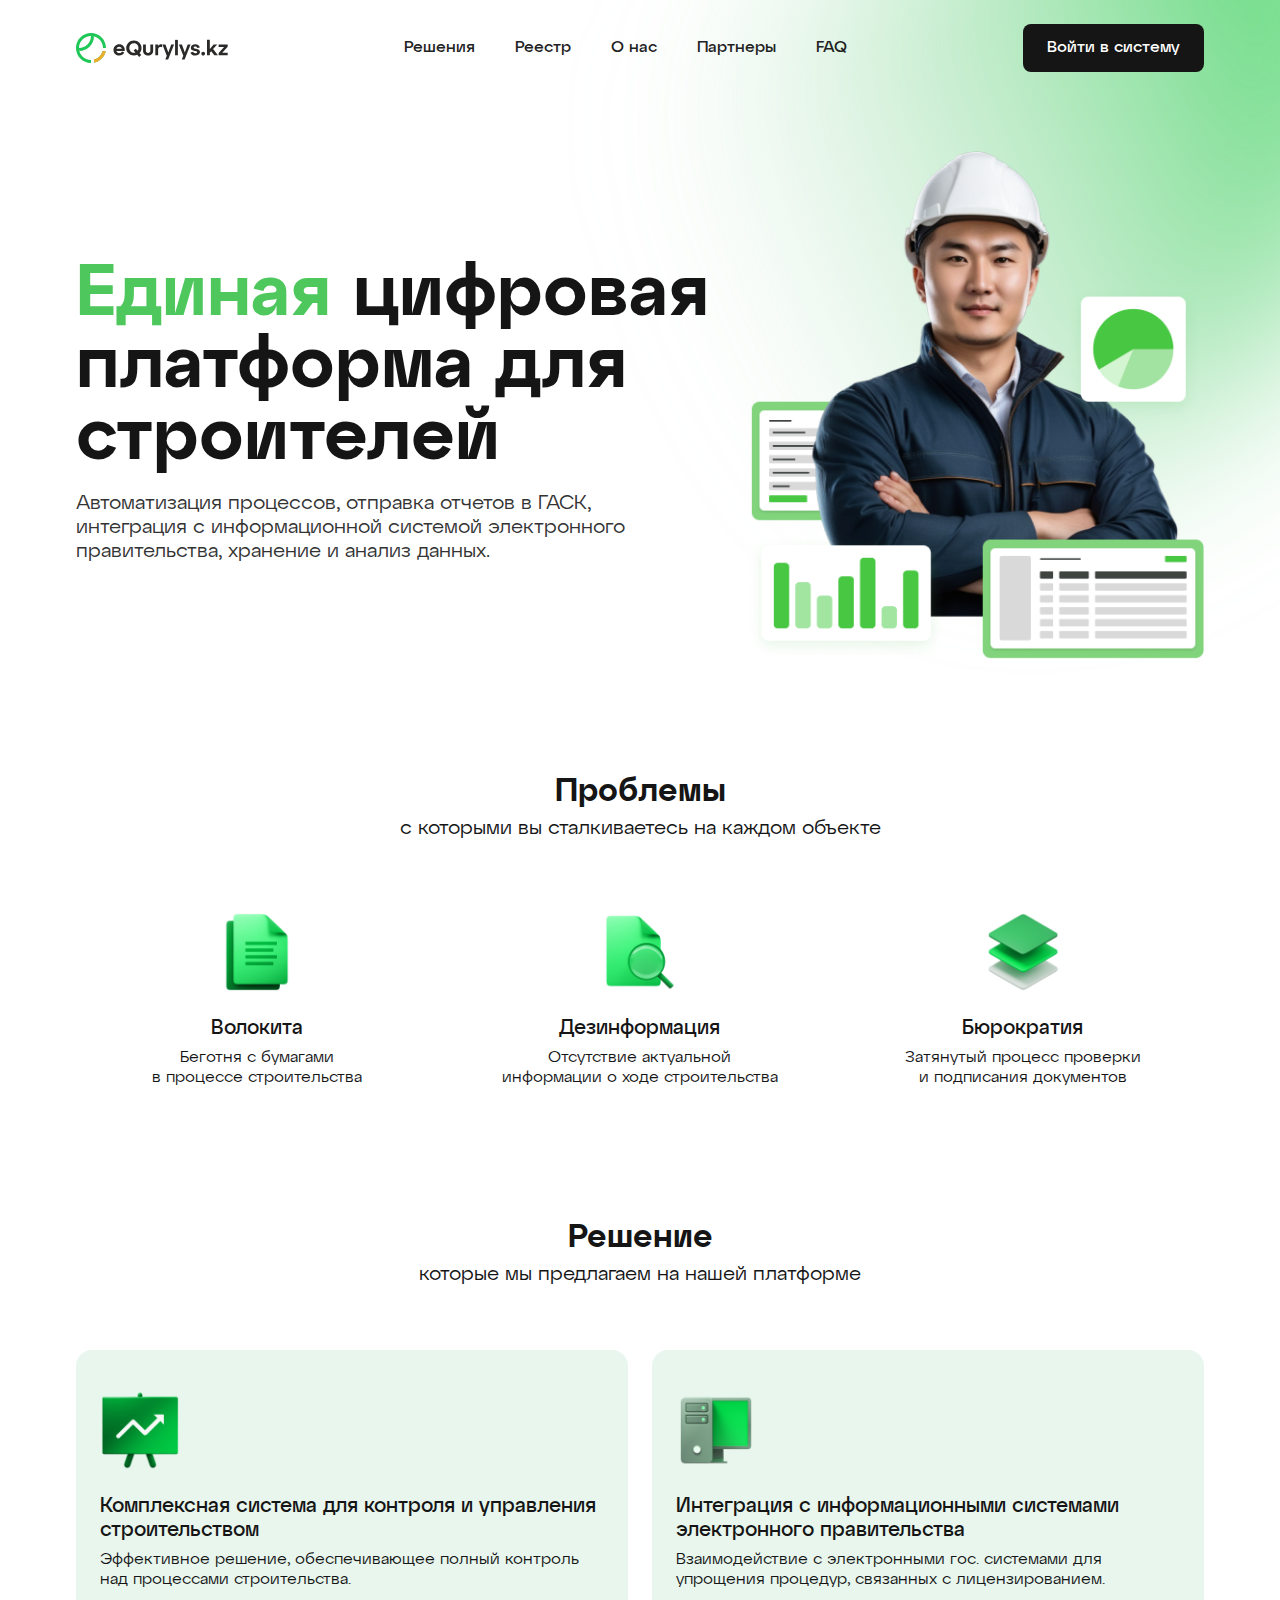
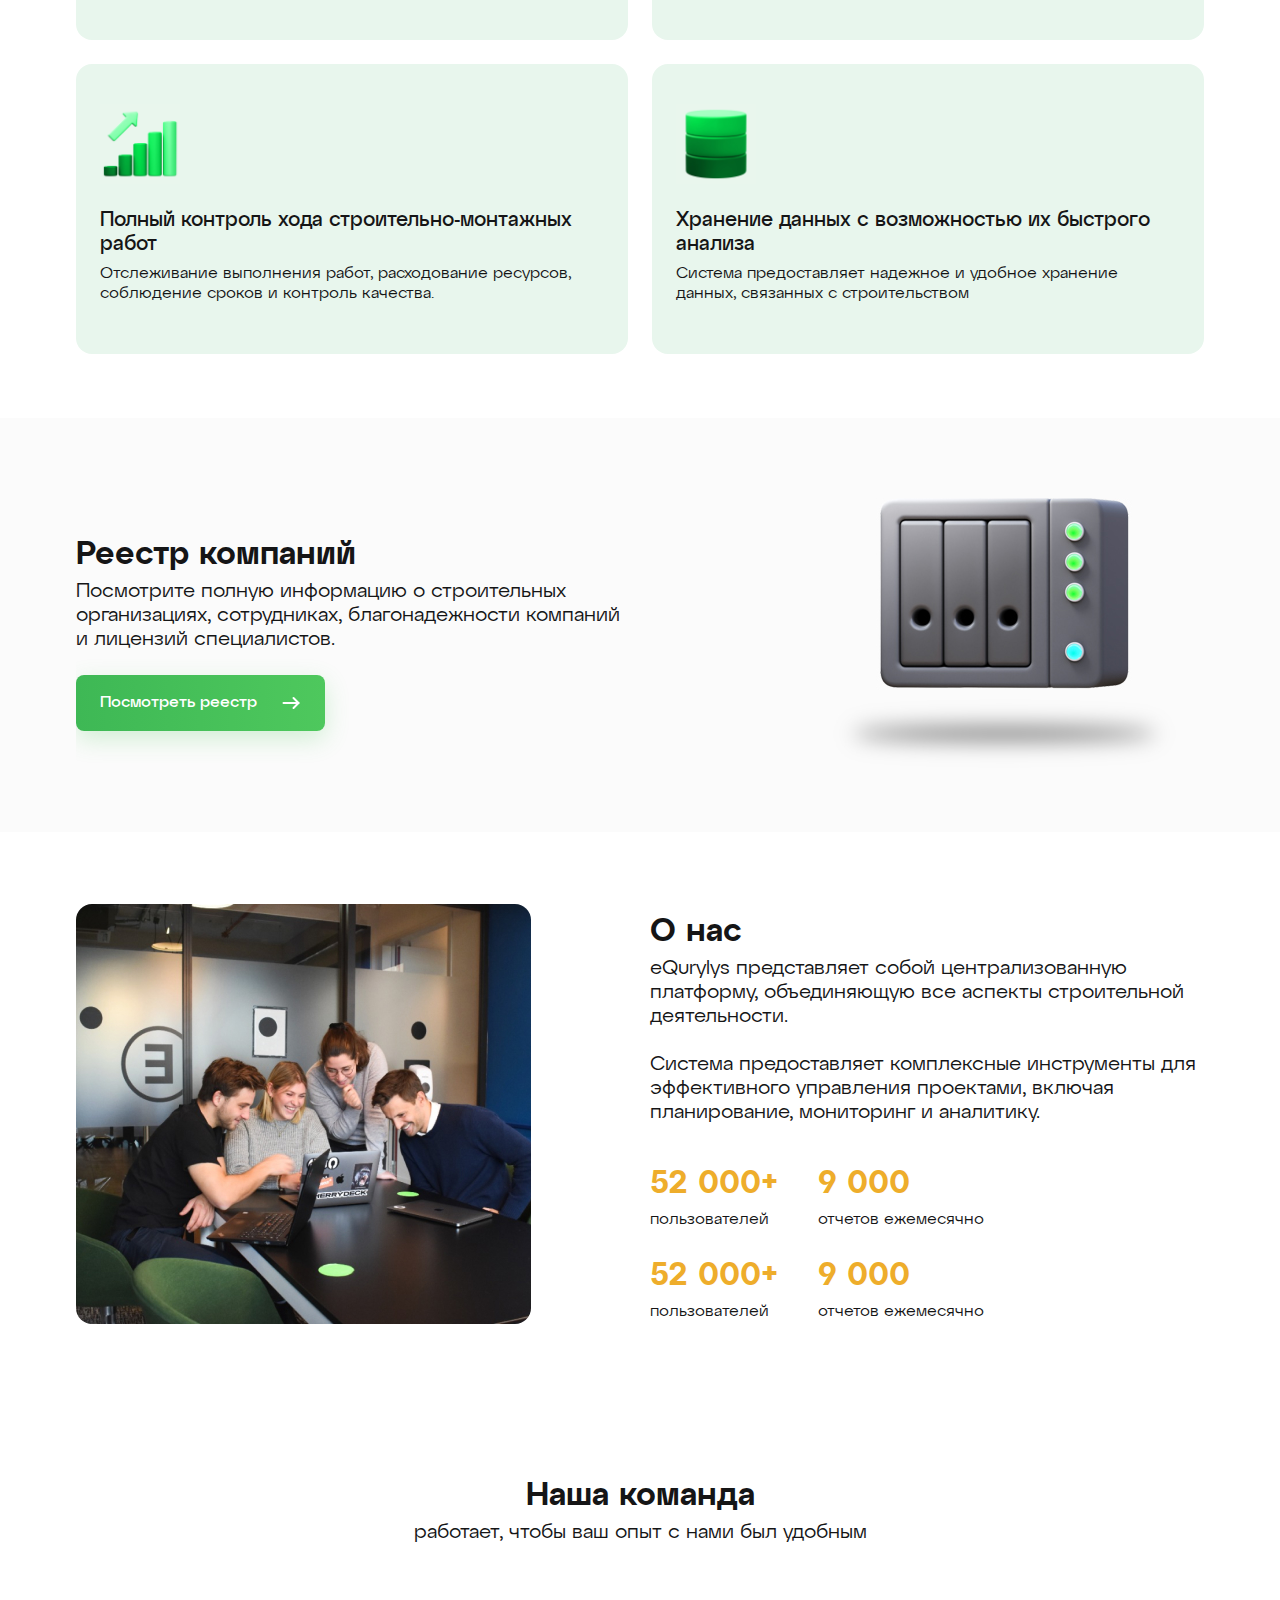
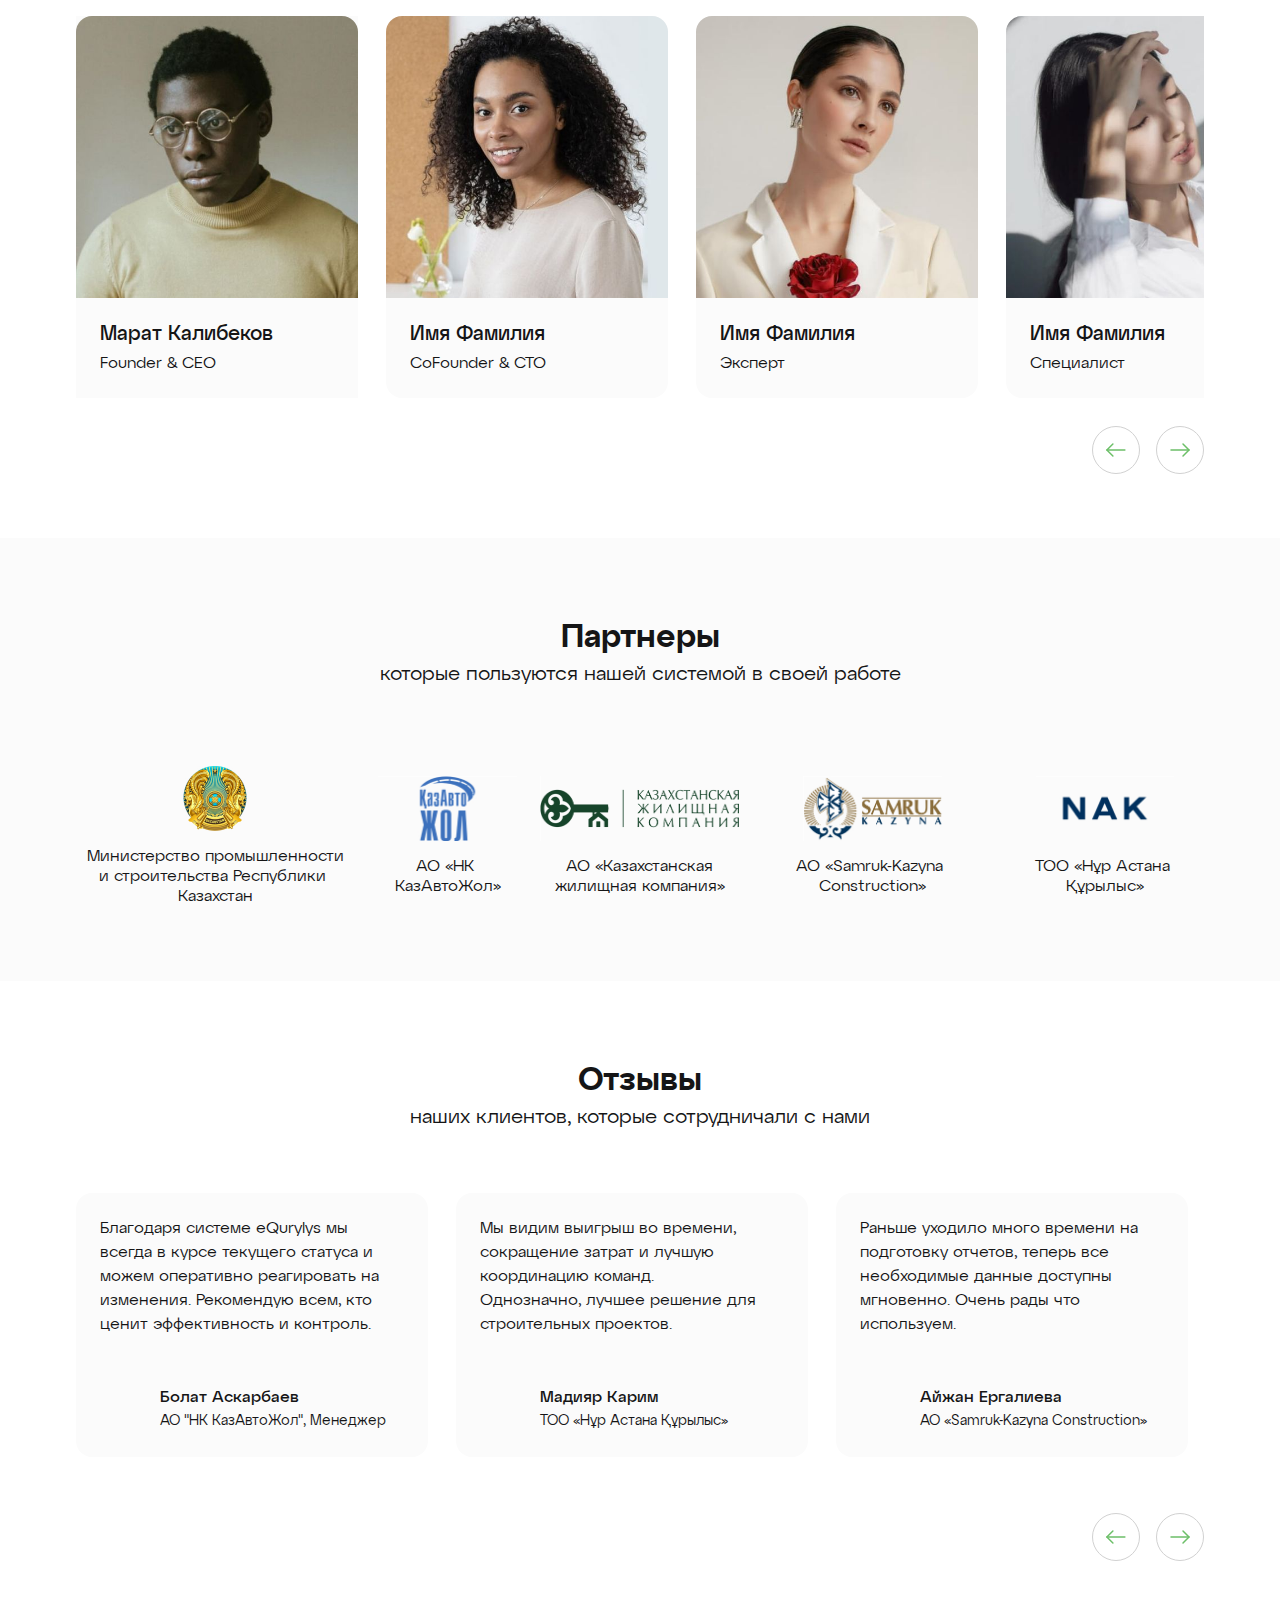
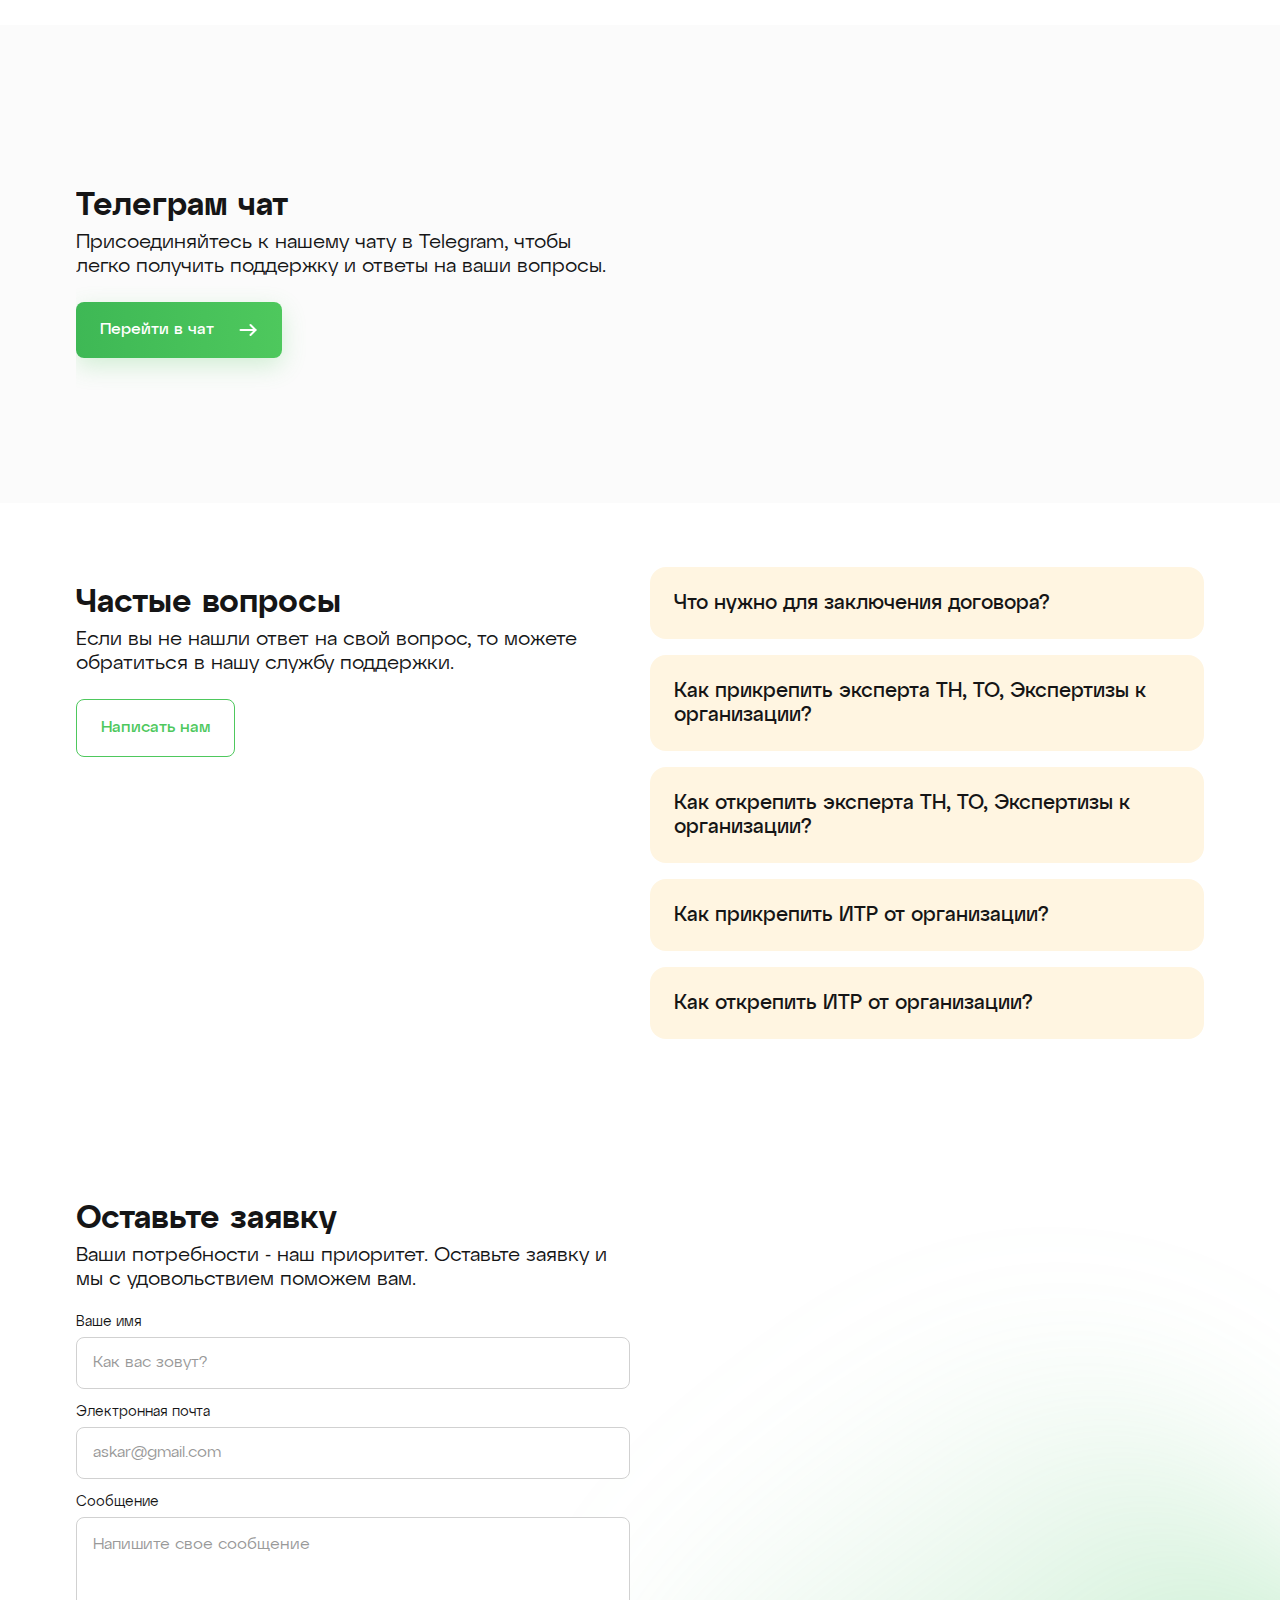
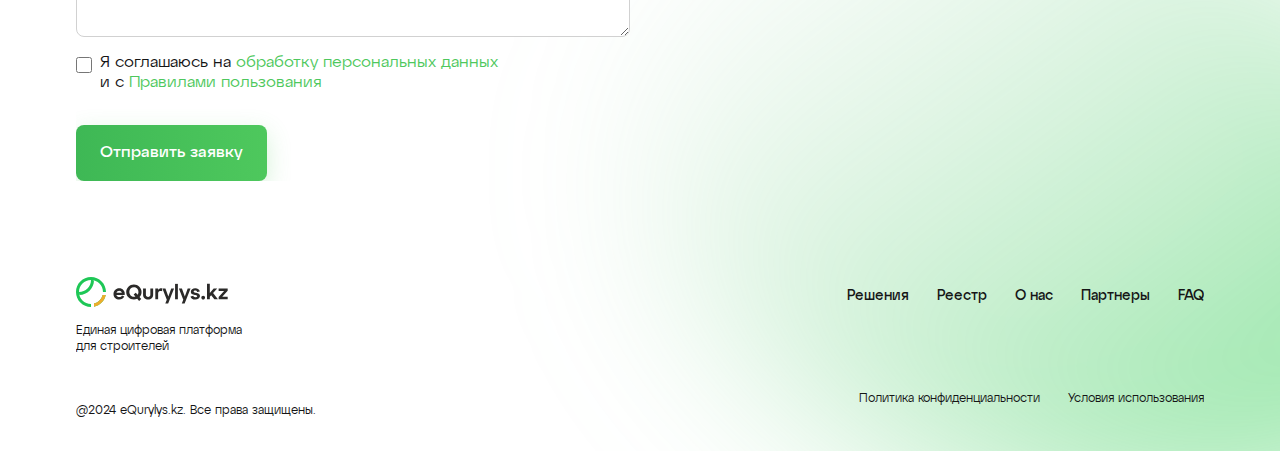
<file: index.html>
<!DOCTYPE html><!--  Last Published: Wed Jan 10 2024 07:49:44 GMT+0000 (Coordinated Universal Time)  -->
<html data-wf-page="658d33d5aa58e775731f1b40" data-wf-site="658d33d5aa58e775731f1b3a">
<head>
  <meta charset="utf-8">
  <title>eQurylys - Единая цифровая платформа для строителей</title>
  <meta content="Автоматизация процессов, отправка отчетов в ГАСК, интеграция с информационной системой электронного правительства, хранение и анализ данных." name="description">
  <meta content="eQurylys - Единая цифровая платформа для строителей" property="og:title">
  <meta content="Автоматизация процессов, отправка отчетов в ГАСК, интеграция с информационной системой электронного правительства, хранение и анализ данных." property="og:description">
  <meta content="https://equrylys.kz/img-opengraph.jpg" property="og:image">
  <meta content="eQurylys - Единая цифровая платформа для строителей" property="twitter:title">
  <meta content="Автоматизация процессов, отправка отчетов в ГАСК, интеграция с информационной системой электронного правительства, хранение и анализ данных." property="twitter:description">
  <meta content="https://equrylys.kz/img-opengraph.jpg" property="twitter:image">
  <meta property="og:type" content="website">
  <meta content="summary_large_image" name="twitter:card">
  <meta content="width=device-width, initial-scale=1" name="viewport">
  <link href="css/normalize.css" rel="stylesheet" type="text/css">
  <link href="css/components.css" rel="stylesheet" type="text/css">
  <link href="css/equrylys.css" rel="stylesheet" type="text/css">
  <script type="text/javascript">!function(o,c){var n=c.documentElement,t=" w-mod-";n.className+=t+"js",("ontouchstart"in o||o.DocumentTouch&&c instanceof DocumentTouch)&&(n.className+=t+"touch")}(window,document);</script>
  <link href="images/favicon.ico" rel="shortcut icon" type="image/x-icon">
  <link href="images/webclip.png" rel="apple-touch-icon">
</head>
<body class="body">
  <div style="opacity:0" class="popup">
    <div class="popup-bg w-clearfix">
      <a data-w-id="569d10f6-2174-8cca-d4a4-5efb745edd47" href="#" class="popup-close w-inline-block w-clearfix"><img src="images/ic-close.svg" loading="lazy" alt="Close Icon" class="image-2"></a>
      <h3 class="headingpopup">Напишите в службу поддержки</h3>
      <p class="paragraph">Мы здесь, чтобы помочь вам решить любые вопросы или проблемы.</p>
      <div class="form inpopup w-form">
        <form id="wf-form-Support-Form" name="wf-form-Support-Form" data-name="Support Form" redirect="#" data-redirect="#" method="get" data-wf-page-id="658d33d5aa58e775731f1b40" data-wf-element-id="1b4c1319-adfc-5b20-e548-edf71ee7fa34"><label for="name" class="field-label">Ваше имя</label><input class="field w-input" maxlength="256" name="name" data-name="Name" placeholder="Как вас зовут?" type="text" id="name" required=""><label for="email" class="field-label">Электронная почта</label><input class="field w-input" maxlength="256" name="email" data-name="Email" placeholder="askar@gmail.com" type="email" id="email" required=""><label for="TextArea" class="field-label">Cообщение</label><textarea id="TextArea" name="TextArea" maxlength="5000" data-name="TextArea" placeholder="Напишите свой вопрос" required="" class="field textarea w-input"></textarea><label class="w-checkbox checkbox-field"><input id="AgreePopup" type="checkbox" name="AgreePopup" data-name="AgreePopup" required="" class="w-checkbox-input checkbox"><span class="checkbox-label w-form-label" for="AgreePopup">Я соглашаюсь на <a href="#" class="link-2">обработку персональных данных</a><br>и с <a href="#" class="link-3">Правилами пользования</a></span></label><input type="submit" data-wait="Отправляем..." class="buttongreen wide w-button" value="Отправить заявку"></form>
        <div class="formsuccess w-form-done"><img src="images/img-success3d.jpg" loading="lazy" alt="Icon of Success">
          <h3 class="heading-4">Ваша заявка успешно отправлена</h3>
          <div class="paragraph">Проверьте свою почту, туда мы отправили подтверждение</div>
        </div>
        <div class="w-form-fail">
          <div>Oops! Something went wrong while submitting the form.</div>
        </div>
      </div>
    </div>
  </div>
  <header class="block header">
    <div class="w-layout-blockcontainer container header w-container">
      <a href="#" class="link-block w-inline-block"><img src="images/eq_logo_main.svg" loading="lazy" alt="Logotype of eQurylys.kz company" class="logo"></a>
      <div data-animation="default" data-collapse="small" data-duration="400" data-easing="ease" data-easing2="ease" role="banner" class="menu w-nav">
        <div class="container-menu w-container">
          <nav role="navigation" class="nav-menu w-nav-menu">
            <a href="#solutions" class="menubutton w-nav-link">Решения</a>
            <a href="#reestr" class="menubutton w-nav-link">Реестр</a>
            <a href="#about" class="menubutton w-nav-link">О нас</a>
            <a href="#partners" class="menubutton w-nav-link">Партнеры</a>
            <a href="#faq" class="menubutton w-nav-link">FAQ</a>
            <a href="#" class="menubutton signin w-nav-link">Войти в систему</a>
          </nav>
          <nav class="menu-button-2 w-nav-button">
            <div class="iconburger w-icon-nav-menu"></div>
          </nav>
        </div>
      </div>
      <a href="#" class="btn-black w-button">Войти в систему</a>
    </div>
  </header>
  <section class="block utp">
    <div class="w-layout-blockcontainer container w-container">
      <div class="columnsutp w-row">
        <div class="leftcolumn w-col w-col-7 w-col-stack">
          <h1 class="heading"><span class="text-span">Единая</span> цифровая платформа для строителей</h1>
          <p class="subutp">Автоматизация процессов, отправка отчетов в ГАСК, интеграция с информационной системой электронного правительства, хранение и анализ данных.</p>
        </div>
        <div class="rightcolumn w-col w-col-5 w-col-stack"><img src="images/img-main.png" loading="lazy" alt="An engineer man with white helmet" class="image"></div>
      </div>
      <div class="navdot-style w-embed">
        <style>
/* Change color of the default dot by replacing the hex code*/
.w-slider-dot {
background-color: #D1D1D1;
width: 8px;
height: 8px;
}
/* Change color of the active dot by replacing the hex code*/
.w-slider-dot.w-active {
background-color: #48C742;
width: 8px;
height: 8px;
}
</style>
      </div>
    </div>
  </section>
  <section class="block problems">
    <div class="w-layout-blockcontainer container w-container">
      <h2 class="blocktitlecta">Проблемы</h2>
      <div class="text-block-cta">с которыми вы сталкиваетесь на каждом объекте</div>
      <div class="columnsproblems w-row">
        <div id="column-1" class="column-1 w-col w-col-4"><img src="images/img-problem1.jpg" loading="lazy" width="80" alt="Icon of green files">
          <h3 class="heading-4">Волокита</h3>
          <p class="paragraph">Беготня с бумагами<br>в процессе строительства</p>
        </div>
        <div id="column-2" class="column-2 w-col w-col-4"><img src="images/img-problem2.jpg" loading="lazy" width="80" height="80" alt="Icon of file and search">
          <h3 class="heading-4">Дезинформация</h3>
          <p class="paragraph">Отсутствие актуальной<br>информации о ходе строительства</p>
        </div>
        <div id="column-3" class="column-3 w-col w-col-4"><img src="images/img-problem3.jpg" loading="lazy" width="80" alt="Icon of Layers">
          <h3 class="heading-4">Бюрократия</h3>
          <p class="paragraph">Затянутый процесс проверки<br>и подписания документов</p>
        </div>
      </div>
    </div>
  </section>
  <section id="solutions" class="block solutions">
    <div class="w-layout-blockcontainer container w-container">
      <h2 class="blocktitlecta">Решение</h2>
      <div class="text-block-cta">которые мы предлагаем на нашей платформе</div>
      <div class="w-layout-grid gridsolutions">
        <div id="w-node-_73834944-94b9-5dd4-f0de-ca93e3d3553a-731f1b40" class="w-layout-blockcontainer gridcell w-container"><img src="images/img-solution1.jpg" loading="lazy" width="80" alt="Icon of whiteboard with graph arrow">
          <h3 class="heading-4">Комплексная система для контроля и управления строительством</h3>
          <p class="paragraph">Эффективное решение, обеспечивающее полный контроль над процессами строительства.</p>
        </div>
        <div id="w-node-_96c30ff8-f3b8-d06f-1e8e-d5eddf177603-731f1b40" class="w-layout-blockcontainer gridcell w-container"><img src="images/img-solution2.jpg" loading="lazy" width="80" alt="Icon of Computer">
          <h3 class="heading-4">Интеграция с информационными системами электронного правительства</h3>
          <p class="paragraph">Взаимодействие с электронными гос. системами для упрощения процедур, связанных с лицензированием.</p>
        </div>
        <div id="w-node-_9244da66-dcaf-99bb-6410-172cedf49b8a-731f1b40" class="w-layout-blockcontainer gridcell w-container"><img src="images/img-solution3.jpg" loading="lazy" width="80" alt="Icon of progress ladder">
          <h3 class="heading-4">Полный контроль хода строительно-монтажных работ</h3>
          <p class="paragraph">Отслеживание выполнения работ, расходование ресурсов, соблюдение сроков и контроль качества.</p>
        </div>
        <div id="w-node-_7331ea8e-dd4b-e923-ee7c-54c5e6b0359a-731f1b40" class="w-layout-blockcontainer gridcell w-container"><img src="images/img-solution4.jpg" loading="lazy" width="80" alt="Icon of Database">
          <h3 class="heading-4">Хранение данных с возможностью их быстрого анализа</h3>
          <p class="paragraph">Система предоставляет надежное и удобное хранение данных, связанных с строительством</p>
        </div>
      </div>
    </div>
  </section>
  <section id="reestr" class="block database">
    <div class="w-layout-blockcontainer container w-container">
      <div class="columnstwo w-row">
        <div class="clmn-left w-col w-col-6">
          <h2 class="blocktitlecta leftalign">Реестр компаний</h2>
          <div class="text-block-cta leftalign">Посмотрите полную информацию о строительных организациях, сотрудниках, благонадежности компаний и лицензий специалистов.</div>
          <a href="#" class="buttongreen w-inline-block">
            <div class="text-link">Посмотреть реестр</div><img src="images/ic-arrow-right.svg" loading="lazy" alt="Arrow Right Icon" class="icon">
          </a>
        </div>
        <div class="clmn-right w-col w-col-6"><img src="images/img-database.jpg" loading="lazy" alt="Image of Company Database"></div>
      </div>
    </div>
  </section>
  <section id="about" class="block about">
    <div class="w-layout-blockcontainer container w-container">
      <div class="columnstwo about w-row">
        <div class="clmn-left w-col w-col-6"><img src="images/img-team.jpg" loading="lazy" alt="Image of team at conference hall" class="image team"></div>
        <div class="clmn-right w-col w-col-6">
          <h2 class="blocktitlecta leftalign">О нас</h2>
          <div class="text-block-cta leftalign">eQurylys представляет собой централизованную платформу, объединяющую все аспекты строительной деятельности.<br><br>Система предоставляет комплексные инструменты для эффективного управления проектами, включая планирование, мониторинг и аналитику.</div>
          <div class="w-layout-hflex flex">
            <div class="div">
              <h2 class="heading-5">52 000+</h2>
              <p class="paragraph">пользователей</p>
            </div>
            <div class="div">
              <h2 class="heading-6">9 000</h2>
              <p class="paragraph">отчетов ежемесячно</p>
            </div>
          </div>
          <div class="w-layout-hflex flex">
            <div class="div">
              <h2 class="heading-5">52 000+</h2>
              <p class="paragraph">пользователей</p>
            </div>
            <div class="div">
              <h2 class="heading-6">9 000</h2>
              <p class="paragraph">отчетов ежемесячно</p>
            </div>
          </div>
        </div>
      </div>
    </div>
  </section>
  <section class="block team">
    <div class="w-layout-blockcontainer container w-container">
      <h2 class="blocktitlecta">Наша команда</h2>
      <div class="text-block-cta">работает, чтобы ваш опыт с нами был удобным</div>
      <div data-delay="4000" data-animation="slide" class="teamslider w-slider" data-autoplay="false" data-easing="ease" data-hide-arrows="false" data-disable-swipe="false" data-autoplay-limit="0" data-nav-spacing="8" data-duration="500" data-infinite="true">
        <div class="teamall w-slider-mask">
          <div class="teammember w-slide">
            <div class="member">
              <div class="team-imageholder"><img srcset="images/Team-Image-2-p-500.jpeg 500w, images/Team-Image-2.jpg 560w" loading="lazy" sizes="(max-width: 479px) 75vw, (max-width: 767px) 70vw, (max-width: 991px) 48vw, 25vw" src="images/Team-Image-2.jpg" alt="Portrait of a man" class="teamimg"></div>
              <div class="heading-4 team">Марат Калибеков</div>
              <div class="paragraph team">Founder &amp; CEO</div>
            </div>
          </div>
          <div class="teammember w-slide">
            <div class="member">
              <div class="team-imageholder"><img srcset="images/Team-Image-3-p-500.jpeg 500w, images/Team-Image-3.jpg 560w" loading="lazy" sizes="(max-width: 479px) 75vw, (max-width: 767px) 70vw, (max-width: 991px) 48vw, 25vw" src="images/Team-Image-3.jpg" alt="Portrait of a woman" class="teamimg"></div>
              <div class="heading-4 team">Имя Фамилия</div>
              <div class="paragraph team">CoFounder &amp; CTO</div>
            </div>
          </div>
          <div class="teammember w-slide">
            <div class="member">
              <div class="team-imageholder"><img srcset="images/Team-Image-1-p-500.jpeg 500w, images/Team-Image-1.jpg 560w" loading="lazy" sizes="(max-width: 479px) 75vw, (max-width: 767px) 70vw, (max-width: 991px) 48vw, 25vw" src="images/Team-Image-1.jpg" alt="Portrait of a woman" class="teamimg"></div>
              <div class="heading-4 team">Имя Фамилия</div>
              <div class="paragraph team">Эксперт</div>
            </div>
          </div>
          <div class="teammember w-slide">
            <div class="member">
              <div class="team-imageholder"><img srcset="images/Team-Image-5-p-500.jpeg 500w, images/Team-Image-5.jpg 560w" loading="lazy" sizes="(max-width: 479px) 75vw, (max-width: 767px) 70vw, (max-width: 991px) 48vw, 25vw" src="images/Team-Image-5.jpg" alt="Portrait of a woman" class="teamimg"></div>
              <div class="heading-4 team">Имя Фамилия</div>
              <div class="paragraph team">Специалист</div>
            </div>
          </div>
          <div class="teammember w-slide">
            <div class="member">
              <div class="team-imageholder"><img srcset="images/Team-Image-6-p-500.jpeg 500w, images/Team-Image-6.jpg 560w" loading="lazy" sizes="(max-width: 479px) 75vw, (max-width: 767px) 70vw, (max-width: 991px) 48vw, 25vw" src="images/Team-Image-6.jpg" alt="Portrait of a woman" class="teamimg"></div>
              <div class="heading-4 team">Имя Фамилия</div>
              <div class="paragraph team">Специалист</div>
            </div>
          </div>
          <div class="teammember w-slide">
            <div class="member">
              <div class="team-imageholder"><img srcset="images/Team-Image-4-p-500.jpeg 500w, images/Team-Image-4.jpg 560w" loading="lazy" sizes="(max-width: 479px) 75vw, (max-width: 767px) 70vw, (max-width: 991px) 48vw, 25vw" src="images/Team-Image-4.jpg" alt="Portrait of a woman" class="teamimg"></div>
              <div class="heading-4 team">Имя Фамилия</div>
              <div class="paragraph team">Специалист</div>
            </div>
          </div>
        </div>
        <div class="arrow left w-slider-arrow-left"><img src="images/ic-arrowleft.svg" loading="lazy" alt="Icon of Arrow Left"></div>
        <div class="arrow w-slider-arrow-right"><img src="images/ic-arrowright.svg" loading="lazy" alt="Icon of Arrow Right"></div>
        <div class="navdots w-slider-nav w-round"></div>
      </div>
    </div>
  </section>
  <section id="partners" class="block partners">
    <div class="w-layout-blockcontainer container w-container">
      <h2 class="blocktitlecta">Партнеры</h2>
      <div class="text-block-cta">которые пользуются нашей системой в своей работе</div>
      <div class="w-layout-hflex flex partners">
        <div class="partner"><img src="images/img-partner1.jpg" loading="lazy" alt="Logo of Ministry of Industry" height="65" class="image partner">
          <p class="paragraph">Министерство промышленности<br>и строительства Республики Казахстан</p>
        </div>
        <div class="partner"><img src="images/img-partner2.jpg" loading="lazy" alt="Logo of KazAvtoZhol" height="65" class="image partner">
          <p class="paragraph">АО «НК КазАвтоЖол»</p>
        </div>
        <div class="partner"><img src="images/img-partner3.jpg" loading="lazy" alt="Logo of KZHK" height="65" class="image partner">
          <p class="paragraph">АО «Казахстанская<br>жилищная компания»</p>
        </div>
        <div class="partner"><img src="images/img-partner4.jpg" loading="lazy" alt="Logo of Samruk Kazyna" height="65" class="image partner">
          <p class="paragraph">АО «Samruk-Kazyna Construction»</p>
        </div>
        <div class="partner"><img src="images/img-partner5.jpg" loading="lazy" alt="Logo of NAK" height="65" class="image partner">
          <p class="paragraph">ТОО «Нұр Астана Құрылыс»</p>
        </div>
      </div>
    </div>
  </section>
  <section class="block testimonials">
    <div class="w-layout-blockcontainer container w-container">
      <h2 class="blocktitlecta">Отзывы</h2>
      <div class="text-block-cta">наших клиентов, которые сотрудничали с нами</div>
      <div data-delay="4000" data-animation="slide" class="testimonials w-slider" data-autoplay="false" data-easing="ease" data-hide-arrows="false" data-disable-swipe="false" data-autoplay-limit="0" data-nav-spacing="6" data-duration="500" data-infinite="true">
        <div class="testimonialsall w-slider-mask">
          <div class="testimonial w-slide">
            <div class="testimonialbg">
              <div class="text-block-cta leftalign testimonial">Благодаря системе eQurylys мы всегда в курсе текущего статуса и можем оперативно реагировать на изменения. Рекомендую всем, кто ценит эффективность и контроль.</div>
              <div class="client">
                <div class="clientimage"><img src="images/Avatar-Image-1.png" loading="lazy" alt="Image of Avatar" class="avatar"></div>
                <div class="clientdata">
                  <div class="heading-6 name">Болат Аскарбаев</div>
                  <div class="paragraph small">АО &quot;НК КазАвтоЖол&quot;, Менеджер</div>
                </div>
              </div>
            </div>
          </div>
          <div class="testimonial w-slide">
            <div class="testimonialbg">
              <div class="text-block-cta leftalign testimonial">Мы видим выигрыш во времени, сокращение затрат и лучшую координацию команд. Однозначно, лучшее решение для строительных проектов.</div>
              <div class="client">
                <div class="clientimage"><img src="images/Avatar-Image-1.png" loading="lazy" alt="Image of Avatar" class="avatar"></div>
                <div class="clientdata">
                  <div class="heading-6 name">Мадияр Карим</div>
                  <div class="paragraph small">ТОО «Нұр Астана Құрылыс»</div>
                </div>
              </div>
            </div>
          </div>
          <div class="testimonial w-slide">
            <div class="testimonialbg">
              <div class="text-block-cta leftalign testimonial">Раньше уходило много времени на подготовку отчетов, теперь все необходимые данные доступны мгновенно. Очень рады что используем.</div>
              <div class="client">
                <div class="clientimage"><img src="images/Avatar-Image-1.png" loading="lazy" alt="Image of Avatar" class="avatar"></div>
                <div class="clientdata">
                  <div class="heading-6 name">Айжан Ергалиева</div>
                  <div class="paragraph small">АО «Samruk-Kazyna Construction»</div>
                </div>
              </div>
            </div>
          </div>
          <div class="testimonial w-slide">
            <div class="testimonialbg">
              <div class="text-block-cta leftalign">Благодаря системе eQurylys мы всегда в курсе текущего статуса и можем оперативно реагировать на изменения. Рекомендую всем, кто ценит эффективность и контроль.</div>
              <div class="client">
                <div class="clientimage"><img src="images/Avatar-Image-1.png" loading="lazy" alt="Image of Avatar" class="avatar"></div>
                <div class="clientdata">
                  <div class="heading-6 name">Болат Аскарбаев</div>
                  <div class="paragraph small">АО &quot;НК КазАвтоЖол&quot;, Менеджер</div>
                </div>
              </div>
            </div>
          </div>
          <div class="testimonial w-slide">
            <div class="testimonialbg">
              <div class="text-block-cta leftalign">Благодаря системе eQurylys мы всегда в курсе текущего статуса и можем оперативно реагировать на изменения. Рекомендую всем, кто ценит эффективность и контроль.</div>
              <div class="client">
                <div class="clientimage"><img src="images/Avatar-Image-1.png" loading="lazy" alt="Image of Avatar" class="avatar"></div>
                <div class="clientdata">
                  <div class="heading-6 name">Болат Аскарбаев</div>
                  <div class="paragraph small">АО &quot;НК КазАвтоЖол&quot;, Менеджер</div>
                </div>
              </div>
            </div>
          </div>
        </div>
        <div class="arrow left w-slider-arrow-left"><img src="images/ic-arrowleft.svg" loading="lazy" alt="Icon of Arrow Left"></div>
        <div class="arrow w-slider-arrow-right"><img src="images/ic-arrowright.svg" loading="lazy" alt="Icon of Arrow Right"></div>
        <div class="navdots w-slider-nav w-round"></div>
      </div>
    </div>
  </section>
  <section class="block chat">
    <div class="w-layout-blockcontainer container w-container">
      <div class="columnstwo chat w-row">
        <div class="clmn-left w-col w-col-6">
          <h2 class="blocktitlecta leftalign">Телеграм чат</h2>
          <div class="text-block-cta leftalign">Присоединяйтесь к нашему чату в Telegram, чтобы легко получить поддержку и ответы на ваши вопросы.</div>
          <a href="https://t.me/equrylys" target="_blank" class="buttongreen chat w-inline-block">
            <div class="text-link">Перейти в чат</div><img src="images/ic-arrow-right.svg" loading="lazy" alt="Arrow Right Icon" class="icon">
          </a>
        </div>
        <div class="clmn-right w-col w-col-6"><img src="images/img-telegram.jpg" loading="lazy" height="" alt="Image of Telegram Icon 3D" sizes="(max-width: 479px) 93vw, 350px" srcset="images/img-telegram-p-500.jpg 500w, images/img-telegram.jpg 648w" class="image chat"></div>
      </div>
    </div>
  </section>
  <section id="faq" class="block faq">
    <div class="w-layout-blockcontainer container w-container">
      <div class="columnstwo faq w-row">
        <div class="clmn-left w-col w-col-6">
          <h2 class="blocktitlecta leftalign">Частые вопросы</h2>
          <div class="text-block-cta leftalign">Если вы не нашли ответ на свой вопрос, то можете обратиться в нашу службу поддержки.</div>
          <a data-w-id="1ef5c81f-a5f9-fa20-4f2a-5ea7132455e7" href="#" class="buttonbordered w-button">Написать нам</a>
        </div>
        <div class="clmn-right faq w-col w-col-6">
          <div data-hover="false" data-delay="0" data-w-id="92d5028a-c9b5-ddbb-bf77-8f00cfbd8657" class="question w-dropdown">
            <div class="toggle w-dropdown-toggle">
              <div class="heading-4 faq">Что нужно для заключения договора?</div><img src="images/ic-plus.svg" loading="lazy" alt="Add Icon" class="icon">
            </div>
            <nav class="answer w-dropdown-list">
              <a href="#" class="paragraph faq w-dropdown-link">1) Реквизиты организации<br>2) Справку о госрегистрации организации<br>3) Наименование объекта и на сколько месяцев вам нужен доступ<br>4) После подписания договора, отправим вам счет на оплату<br>5) После оплаты создадим проект и дадим доступ всем</a>
            </nav>
          </div>
          <div data-hover="false" data-delay="0" data-w-id="5bf873e4-d3bd-a783-bc99-014eb1e6745c" class="question w-dropdown">
            <div class="toggle w-dropdown-toggle">
              <div class="heading-4 faq">Как прикрепить эксперта ТН, ТО, Экспертизы к организации?</div><img src="images/ic-plus.svg" loading="lazy" alt="Add Icon" class="icon">
            </div>
            <nav class="answer w-dropdown-list">
              <a href="#" class="paragraph faq w-dropdown-link">1) Организация заходит к себе на аккаунт eQurylys и дальше во вкладку “мой реестр“.<br>2) Дальше переходит во вкладку “Организация ТН, ТО, Экспертизы”.<br>3) Выбирает аккредитацию, куда хочет прикрепить эксперта.<br>4) Нажимает на кнопку “Добавить эксперта”, пишет ИИН эксперта, выбирает аттестаты и подписывает через ЭЦП организации.<br>5) Дальше эксперт заходит к себе на аккаунт eQurylys и дальше во вкладку мои задачи<br>6) Подписывает заявку через свой ЭЦП ключ.<br>7) Заявка обрабатывается автоматически в порядке очереди, где-то 4 рабочих дня.<br>8) Ускорить обработку заявки нельзя.</a>
            </nav>
          </div>
          <div data-hover="false" data-delay="0" data-w-id="e6fa45c3-82bd-6ed9-e2a6-d543a69840c9" class="question w-dropdown">
            <header class="toggle w-dropdown-toggle">
              <div class="heading-4 faq">Как открепить эксперта ТН, ТО, Экспертизы к организации?</div><img src="images/ic-plus.svg" loading="lazy" alt="Add Icon" class="icon">
            </header>
            <nav class="answer w-dropdown-list">
              <a href="#" class="paragraph faq w-dropdown-link">Есть два варианта, чтобы эксперту открепиться от организации ему надо:<br><br><strong>Первый вариант<br></strong>1) Эксперт заходит к себе на аккаунт eQurylys и дальше во вкладку мой реестр.<br>2) Снизу будет текущее место работы и красная кнопка “ОТКРЕПИТЬСЯ”.<br>3) Нажимает на эту кнопку и подписывает через свой ЭЦП ключ.<br>4) Подтверждение от организации не нужно<br>5) Заявка обрабатывается автоматически в порядке очереди, где-то 4 рабочих дня.<br>6) Ускорить обработку заявки нельзя.<br><br><strong>Второй вариант<br></strong>1) Организация заходит к себе на аккаунт eQurylys и дальше во вкладку мой реестр.<br>2) Дальше переходит во вкладку “Организация ТН, ТО, Экспертизы”.<br>3) Ищет эксперт, которого хочет открепить.<br>4) Рядом с экспертом будет кнопка красная “Открепить”.<br>5) Нажимает на эту кнопку и подписывает через эцп ключ юр лица организации с правом подписи.<br>6) Подтверждение эксперта не нужно.<br>7) Заявка обрабатывается автоматически в порядке очереди, где-то 4 рабочих дня.<br>8) Ускорить обработку заявки нельзя.</a>
            </nav>
          </div>
          <div data-hover="false" data-delay="0" data-w-id="7df571f7-b241-ad08-80c0-f1cab8a19136" class="question w-dropdown">
            <header class="toggle w-dropdown-toggle">
              <div class="heading-4 faq">Как прикрепить ИТР от организации?</div><img src="images/ic-plus.svg" loading="lazy" alt="Add Icon" class="icon">
            </header>
            <nav class="answer w-dropdown-list">
              <a href="#" class="paragraph faq w-dropdown-link">1) ИТР заходит к себе на аккаунт eQurylys и дальше во вкладку мой реестр.<br>2) Дальше перейти во вкладку ИТР и там будет красная кнопка “Подать заявку на прикрепление к организации”.<br>3) ИТР пишет БИН и Наименование организации и выбирает свои аттестаты ИТР.<br>4) Подписывает свою заявку через свой ЭЦП ключ.<br>5) Дальше организация заходит к себе на аккаунт eQurylys и дальше во вкладку мои задачи.<br>6) Организация подписывает заявку через свой ЭЦП ключ юр.лица.<br>7) Заявка обрабатывается моментально.</a>
            </nav>
          </div>
          <div data-hover="false" data-delay="0" data-w-id="11df491c-a4ff-0ed0-9b71-d4453188d9b6" class="question w-dropdown">
            <header class="toggle w-dropdown-toggle">
              <div class="heading-4 faq">Как открепить ИТР от организации?</div><img src="images/ic-plus.svg" loading="lazy" alt="Add Icon" class="icon">
            </header>
            <nav class="answer w-dropdown-list">
              <a href="#" class="paragraph faq w-dropdown-link">1) ИТР надо зайти на свой аккаунт eQurylys и во вкладку мой реестр.<br>2) Дальше перейти во вкладку ИТР и там будет красная. кнопка “Подать заявку на открепление от организаций”.<br>3) Нажать на нее и подписать через свой ЭЦП ключ.<br>4) Подтверждение от организации не нужно.<br>5) Заявка обрабатывается моментально.</a>
            </nav>
          </div>
        </div>
      </div>
    </div>
  </section>
  <div class="w-layout-vflex gradientbox">
    <section class="block form">
      <div class="w-layout-blockcontainer container w-container">
        <div class="columnstwo w-row">
          <div class="clmn-left cta w-col w-col-6">
            <h2 class="blocktitlecta leftalign">Оставьте заявку</h2>
            <div class="text-block-cta leftalign">Ваши потребности - наш приоритет. Оставьте заявку и мы с удовольствием поможем вам.</div>
            <div class="form w-form">
              <form id="wf-form-Zayavka-Form" name="wf-form-Zayavka-Form" data-name="Zayavka Form" redirect="#" data-redirect="#" method="get" data-wf-page-id="658d33d5aa58e775731f1b40" data-wf-element-id="138014ba-e769-b153-8def-00655fa49c45"><label for="Name-3" class="field-label">Ваше имя</label><input class="field w-input" maxlength="256" name="Name" data-name="Name" placeholder="Как вас зовут?" type="text" id="Name-3" required=""><label for="Email-3" class="field-label">Электронная почта</label><input class="field w-input" maxlength="256" name="Email" data-name="Email" placeholder="askar@gmail.com" type="email" id="Email-3" required=""><label for="Text-Area" class="field-label">Cообщение</label><textarea id="Text-Area" name="Text-Area" maxlength="5000" data-name="Text Area" placeholder="Напишите свое сообщение" class="field textarea w-input"></textarea><label class="w-checkbox checkbox-field"><input id="Agree" type="checkbox" name="Agree" data-name="Agree" required="" class="w-checkbox-input checkbox"><span class="checkbox-label w-form-label" for="Agree">Я соглашаюсь на <a href="#" class="link-2">обработку персональных данных</a><br>и с <a href="#" class="link-3">Правилами пользования</a></span></label><input type="submit" data-wait="Отправляем..." class="buttongreen w-button" value="Отправить заявку"></form>
              <div class="formsuccess w-form-done"><img src="images/img-success3d.jpg" loading="lazy" alt="Icon of Success">
                <h3 class="heading-4">Ваша заявка успешно отправлена</h3>
                <div class="paragraph">Проверьте свою почту, туда мы отправили подтверждение</div>
              </div>
              <div class="w-form-fail">
                <div class="paragraph">Упс! Что-то пошло не так. Попробуйте позже...</div>
              </div>
            </div>
          </div>
          <div class="clmn-right faq w-col w-col-6"><img src="images/img-message.png" loading="lazy" alt="Image of Message" height="" class="image"></div>
        </div>
      </div>
    </section>
    <footer class="block footer">
      <div class="w-layout-blockcontainer container w-container">
        <div class="w-layout-hflex footer-row">
          <div class="footer-left"><img src="images/eq_logo_main.svg" loading="lazy" alt="Logotype of eQurylys.kz company" height="30" class="logo">
            <div class="text-block">Единая цифровая платформа<br>для строителей</div>
          </div>
          <div class="menubutton">
            <a href="#solutions" class="linkfooter menu">Решения</a>
            <a href="#reestr" class="linkfooter menu">Реестр</a>
            <a href="#about" class="linkfooter menu">О нас</a>
            <a href="#partners" class="linkfooter menu">Партнеры</a>
            <a href="#faq" class="linkfooter menu">FAQ</a>
          </div>
        </div>
        <div class="w-layout-hflex footer-row lastline">
          <div class="footer-left">
            <div class="text-block">@2024 eQurylys.kz. Все права защищены.</div>
          </div>
          <div class="footer-right">
            <a href="privacy-policy.html" class="linkfooter">Политика конфиденциальности</a>
            <a href="#" class="linkfooter">Условия использования</a>
          </div>
        </div>
      </div>
    </footer>
  </div>
  <script src="https://d3e54v103j8qbb.cloudfront.net/js/jquery-3.5.1.min.dc5e7f18c8.js?site=658d33d5aa58e775731f1b3a" type="text/javascript" integrity="sha256-9/aliU8dGd2tb6OSsuzixeV4y/faTqgFtohetphbbj0=" crossorigin="anonymous"></script>
  <script src="js/equrylys.js" type="text/javascript"></script>
</body>
</html>
</file>
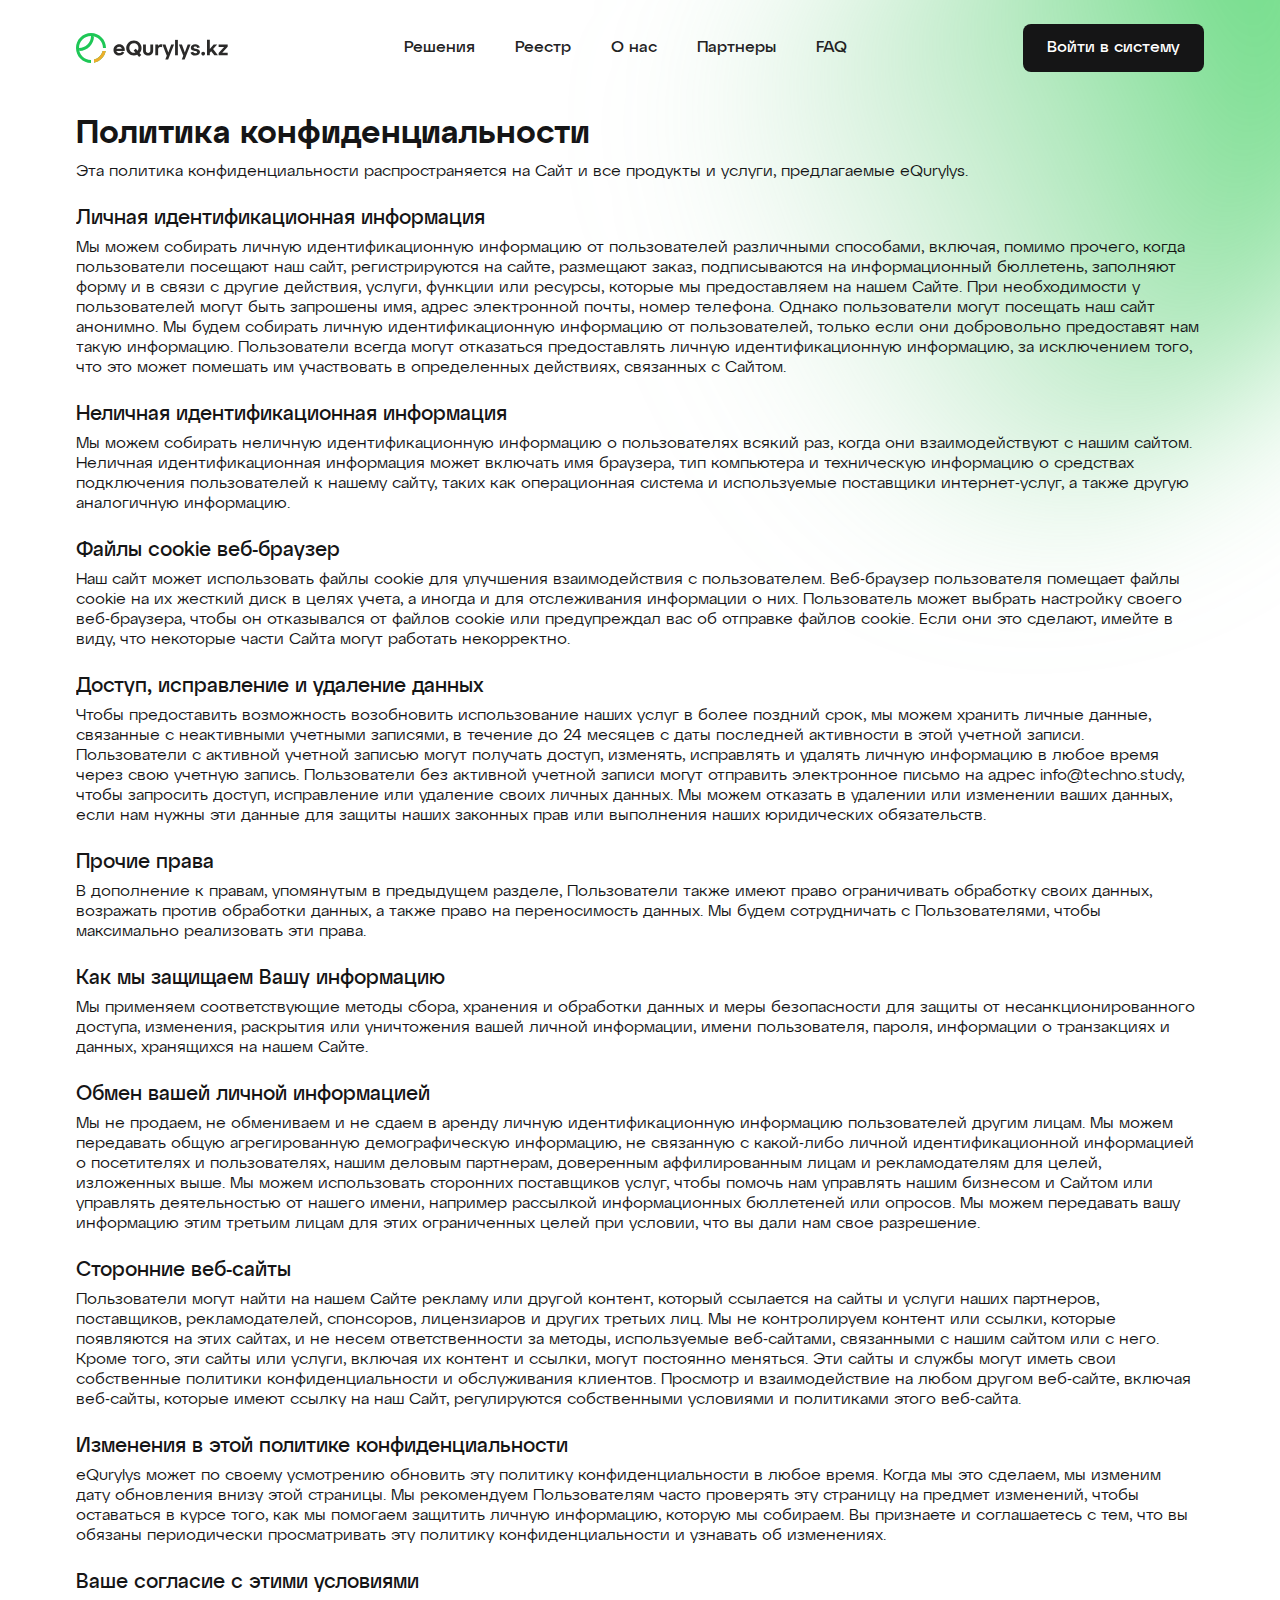
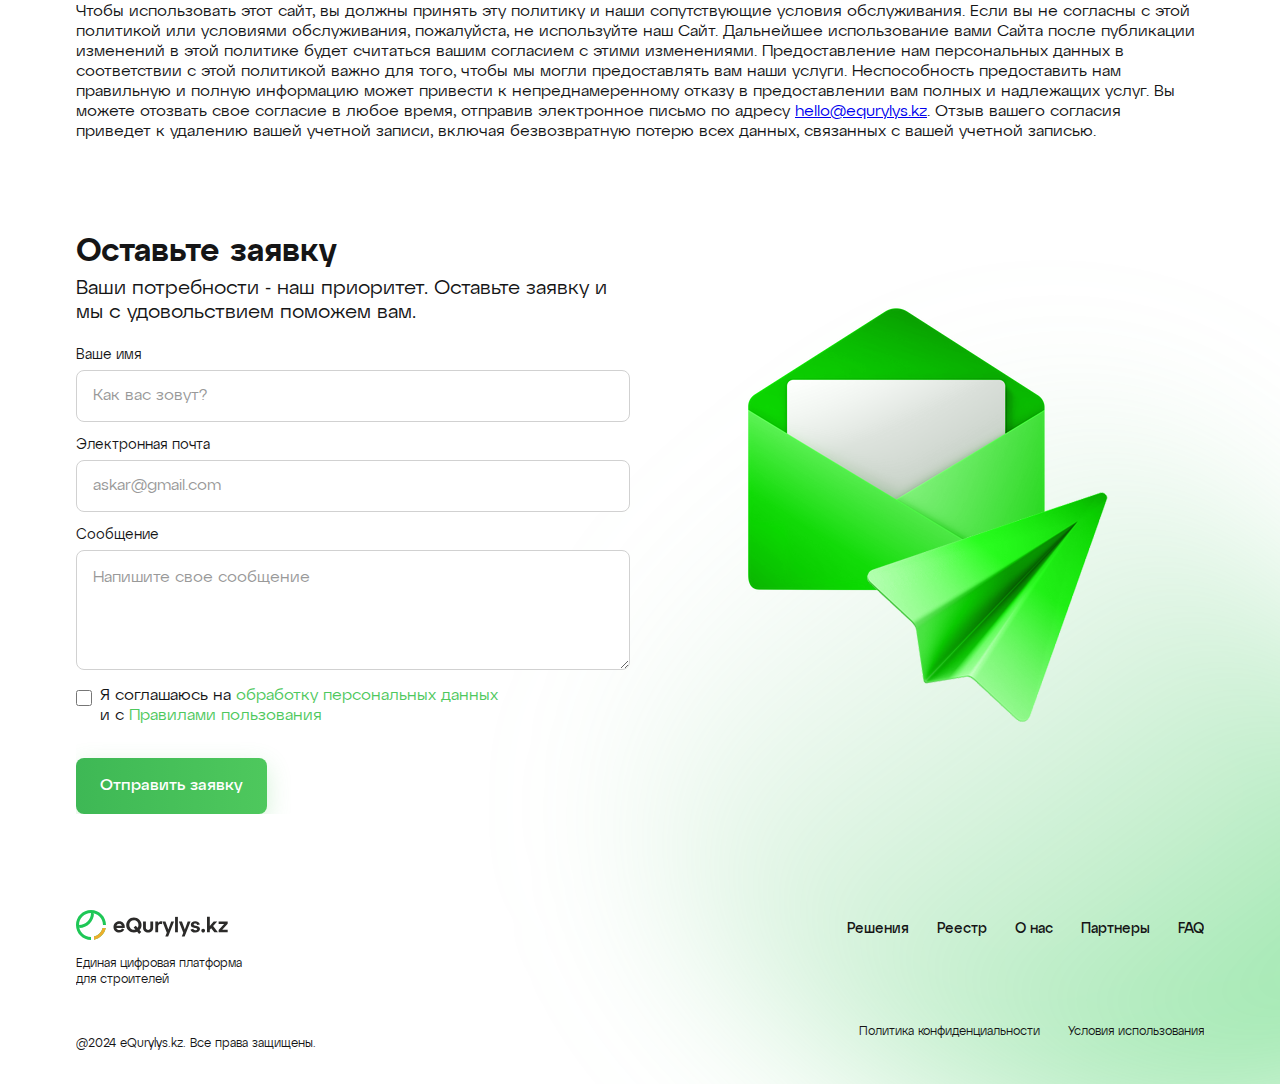
<file: privacy-policy.html>
<!DOCTYPE html><!--  Last Published: Wed Jan 10 2024 07:49:44 GMT+0000 (Coordinated Universal Time)  -->
<html data-wf-page="6597e85f983dad55427728e8" data-wf-site="658d33d5aa58e775731f1b3a">
<head>
  <meta charset="utf-8">
  <title>Политика конфиденциальности</title>
  <meta content="Эта политика конфиденциальности распространяется на Сайт и все продукты и услуги, предлагаемые eQurylys." name="description">
  <meta content="Политика конфиденциальности" property="og:title">
  <meta content="Эта политика конфиденциальности распространяется на Сайт и все продукты и услуги, предлагаемые eQurylys." property="og:description">
  <meta content="Политика конфиденциальности" property="twitter:title">
  <meta content="Эта политика конфиденциальности распространяется на Сайт и все продукты и услуги, предлагаемые eQurylys." property="twitter:description">
  <meta property="og:type" content="website">
  <meta content="summary_large_image" name="twitter:card">
  <meta content="width=device-width, initial-scale=1" name="viewport">
  <link href="css/normalize.css" rel="stylesheet" type="text/css">
  <link href="css/components.css" rel="stylesheet" type="text/css">
  <link href="css/equrylys.css" rel="stylesheet" type="text/css">
  <script type="text/javascript">!function(o,c){var n=c.documentElement,t=" w-mod-";n.className+=t+"js",("ontouchstart"in o||o.DocumentTouch&&c instanceof DocumentTouch)&&(n.className+=t+"touch")}(window,document);</script>
  <link href="images/favicon.ico" rel="shortcut icon" type="image/x-icon">
  <link href="images/webclip.png" rel="apple-touch-icon">
</head>
<body class="body-2">
  <header class="block header">
    <div class="w-layout-blockcontainer container header w-container">
      <a href="index.html" class="link-block w-inline-block"><img src="images/eq_logo_main.svg" loading="lazy" alt="Logotype of eQurylys.kz company" class="logo"></a>
      <div data-animation="default" data-collapse="small" data-duration="400" data-easing="ease" data-easing2="ease" role="banner" class="menu w-nav">
        <div class="container-menu w-container">
          <nav role="navigation" class="nav-menu w-nav-menu">
            <a href="index.html" class="menubutton w-nav-link">Решения</a>
            <a href="index.html" class="menubutton w-nav-link">Реестр</a>
            <a href="index.html" class="menubutton w-nav-link">О нас</a>
            <a href="index.html" class="menubutton w-nav-link">Партнеры</a>
            <a href="index.html" class="menubutton w-nav-link">FAQ</a>
            <a href="#" class="menubutton signin w-nav-link">Войти в систему</a>
          </nav>
          <nav class="menu-button-2 w-nav-button">
            <div class="iconburger w-icon-nav-menu"></div>
          </nav>
        </div>
      </div>
      <a href="#" class="btn-black w-button">Войти в систему</a>
    </div>
  </header>
  <section class="block utp">
    <div class="w-layout-blockcontainer container w-container">
      <h2 class="heading-2">Политика конфиденциальности</h2>
      <p class="paragraph">Эта политика конфиденциальности распространяется на Сайт и все продукты и услуги, предлагаемые eQurylys.</p>
      <h3 class="heading-4">Личная идентификационная информация</h3>
      <p class="paragraph">Мы можем собирать личную идентификационную информацию от пользователей различными способами, включая, помимо прочего, когда пользователи посещают наш сайт, регистрируются на сайте, размещают заказ, подписываются на информационный бюллетень, заполняют форму и в связи с другие действия, услуги, функции или ресурсы, которые мы предоставляем на нашем Сайте. При необходимости у пользователей могут быть запрошены имя, адрес электронной почты, номер телефона. Однако пользователи могут посещать наш сайт анонимно. Мы будем собирать личную идентификационную информацию от пользователей, только если они добровольно предоставят нам такую информацию. Пользователи всегда могут отказаться предоставлять личную идентификационную информацию, за исключением того, что это может помешать им участвовать в определенных действиях, связанных с Сайтом.</p>
      <h3 class="heading-4">Неличная идентификационная информация</h3>
      <p class="paragraph">Мы можем собирать неличную идентификационную информацию о пользователях всякий раз, когда они взаимодействуют с нашим сайтом. Неличная идентификационная информация может включать имя браузера, тип компьютера и техническую информацию о средствах подключения пользователей к нашему сайту, таких как операционная система и используемые поставщики интернет-услуг, а также другую аналогичную информацию.</p>
      <h3 class="heading-4">Файлы cookie веб-браузер</h3>
      <p class="paragraph">Наш сайт может использовать файлы cookie для улучшения взаимодействия с пользователем. Веб-браузер пользователя помещает файлы cookie на их жесткий диск в целях учета, а иногда и для отслеживания информации о них. Пользователь может выбрать настройку своего веб-браузера, чтобы он отказывался от файлов cookie или предупреждал вас об отправке файлов cookie. Если они это сделают, имейте в виду, что некоторые части Сайта могут работать некорректно.</p>
      <h3 class="heading-4">Доступ, исправление и удаление данных</h3>
      <p class="paragraph">Чтобы предоставить возможность возобновить использование наших услуг в более поздний срок, мы можем хранить личные данные, связанные с неактивными учетными записями, в течение до 24 месяцев с даты последней активности в этой учетной записи. Пользователи с активной учетной записью могут получать доступ, изменять, исправлять и удалять личную информацию в любое время через свою учетную запись. Пользователи без активной учетной записи могут отправить электронное письмо на адрес info@techno.study, чтобы запросить доступ, исправление или удаление своих личных данных. Мы можем отказать в удалении или изменении ваших данных, если нам нужны эти данные для защиты наших законных прав или выполнения наших юридических обязательств.</p>
      <h3 class="heading-4">Прочие права</h3>
      <p class="paragraph">В дополнение к правам, упомянутым в предыдущем разделе, Пользователи также имеют право ограничивать обработку своих данных, возражать против обработки данных, а также право на переносимость данных. Мы будем сотрудничать с Пользователями, чтобы максимально реализовать эти права.</p>
      <h3 class="heading-4">Как мы защищаем Вашу информацию</h3>
      <p class="paragraph">Мы применяем соответствующие методы сбора, хранения и обработки данных и меры безопасности для защиты от несанкционированного доступа, изменения, раскрытия или уничтожения вашей личной информации, имени пользователя, пароля, информации о транзакциях и данных, хранящихся на нашем Сайте.</p>
      <h3 class="heading-4">Обмен вашей личной информацией</h3>
      <p class="paragraph">Мы не продаем, не обмениваем и не сдаем в аренду личную идентификационную информацию пользователей другим лицам. Мы можем передавать общую агрегированную демографическую информацию, не связанную с какой-либо личной идентификационной информацией о посетителях и пользователях, нашим деловым партнерам, доверенным аффилированным лицам и рекламодателям для целей, изложенных выше. Мы можем использовать сторонних поставщиков услуг, чтобы помочь нам управлять нашим бизнесом и Сайтом или управлять деятельностью от нашего имени, например рассылкой информационных бюллетеней или опросов. Мы можем передавать вашу информацию этим третьим лицам для этих ограниченных целей при условии, что вы дали нам свое разрешение.</p>
      <h3 class="heading-4">Сторонние веб-сайты</h3>
      <p class="paragraph">Пользователи могут найти на нашем Сайте рекламу или другой контент, который ссылается на сайты и услуги наших партнеров, поставщиков, рекламодателей, спонсоров, лицензиаров и других третьих лиц. Мы не контролируем контент или ссылки, которые появляются на этих сайтах, и не несем ответственности за методы, используемые веб-сайтами, связанными с нашим сайтом или с него. Кроме того, эти сайты или услуги, включая их контент и ссылки, могут постоянно меняться. Эти сайты и службы могут иметь свои собственные политики конфиденциальности и обслуживания клиентов. Просмотр и взаимодействие на любом другом веб-сайте, включая веб-сайты, которые имеют ссылку на наш Сайт, регулируются собственными условиями и политиками этого веб-сайта.</p>
      <h3 class="heading-4">Изменения в этой политике конфиденциальности</h3>
      <p class="paragraph">eQurylys может по своему усмотрению обновить эту политику конфиденциальности в любое время. Когда мы это сделаем, мы изменим дату обновления внизу этой страницы. Мы рекомендуем Пользователям часто проверять эту страницу на предмет изменений, чтобы оставаться в курсе того, как мы помогаем защитить личную информацию, которую мы собираем. Вы признаете и соглашаетесь с тем, что вы обязаны периодически просматривать эту политику конфиденциальности и узнавать об изменениях.</p>
      <h3 class="heading-4">Ваше согласие с этими условиями</h3>
      <p class="paragraph">Чтобы использовать этот сайт, вы должны принять эту политику и наши сопутствующие условия обслуживания. Если вы не согласны с этой политикой или условиями обслуживания, пожалуйста, не используйте наш Сайт. Дальнейшее использование вами Сайта после публикации изменений в этой политике будет считаться вашим согласием с этими изменениями. Предоставление нам персональных данных в соответствии с этой политикой важно для того, чтобы мы могли предоставлять вам наши услуги. Неспособность предоставить нам правильную и полную информацию может привести к непреднамеренному отказу в предоставлении вам полных и надлежащих услуг. Вы можете отозвать свое согласие в любое время, отправив электронное письмо по адресу <a href="mailto:hello@equrylys.kz?subject=%D0%92%D0%BE%D0%BF%D1%80%D0%BE%D1%81%20%D0%BA%D0%B0%D1%81%D0%B0%D1%82%D0%B5%D0%BB%D1%8C%D0%BD%D0%BE%20eQurylys">hello@equrylys.kz</a>. Отзыв вашего согласия приведет к удалению вашей учетной записи, включая безвозвратную потерю всех данных, связанных с вашей учетной записью.</p>
    </div>
  </section>
  <div class="w-layout-vflex gradientbox">
    <section class="block form">
      <div class="w-layout-blockcontainer container w-container">
        <div class="columnstwo w-row">
          <div class="clmn-left cta w-col w-col-6">
            <h2 class="blocktitlecta leftalign">Оставьте заявку</h2>
            <div class="text-block-cta leftalign">Ваши потребности - наш приоритет. Оставьте заявку и мы с удовольствием поможем вам.</div>
            <div class="form w-form">
              <form id="wf-form-Zayavka-Form" name="wf-form-Zayavka-Form" data-name="Zayavka Form" redirect="#" data-redirect="#" method="get" data-wf-page-id="6597e85f983dad55427728e8" data-wf-element-id="34501b0e-f9a6-125a-cffa-bdc0726f0c6c"><label for="Name-3" class="field-label">Ваше имя</label><input class="field w-input" maxlength="256" name="Name" data-name="Name" placeholder="Как вас зовут?" type="text" id="Name-3" required=""><label for="Email-3" class="field-label">Электронная почта</label><input class="field w-input" maxlength="256" name="Email" data-name="Email" placeholder="askar@gmail.com" type="email" id="Email-3" required=""><label for="Text-Area" class="field-label">Cообщение</label><textarea id="Text-Area" name="Text-Area" maxlength="5000" data-name="Text Area" placeholder="Напишите свое сообщение" class="field textarea w-input"></textarea><label class="w-checkbox checkbox-field"><input id="Agree" type="checkbox" name="Agree" data-name="Agree" required="" class="w-checkbox-input checkbox"><span class="checkbox-label w-form-label" for="Agree">Я соглашаюсь на <a href="#" class="link-2">обработку персональных данных</a><br>и с <a href="#" class="link-3">Правилами пользования</a></span></label><input type="submit" data-wait="Отправляем..." class="buttongreen w-button" value="Отправить заявку"></form>
              <div class="formsuccess w-form-done"><img src="images/img-success3d.jpg" loading="lazy" alt="Icon of Success">
                <h3 class="heading-4">Ваша заявка успешно отправлена</h3>
                <div class="paragraph">Проверьте свою почту, туда мы отправили подтверждение</div>
              </div>
              <div class="w-form-fail">
                <div class="paragraph">Упс! Что-то пошло не так. Попробуйте позже...</div>
              </div>
            </div>
          </div>
          <div class="clmn-right faq w-col w-col-6"><img src="images/img-message.png" loading="lazy" alt="Image of Message" height="" class="image"></div>
        </div>
      </div>
    </section>
    <footer class="block footer">
      <div class="w-layout-blockcontainer container w-container">
        <div class="w-layout-hflex footer-row">
          <div class="footer-left"><img src="images/eq_logo_main.svg" loading="lazy" alt="Logotype of eQurylys.kz company" height="30" class="logo">
            <div class="text-block">Единая цифровая платформа<br>для строителей</div>
          </div>
          <div class="menubutton">
            <a href="index.html" class="linkfooter menu">Решения</a>
            <a href="index.html" class="linkfooter menu">Реестр</a>
            <a href="index.html" class="linkfooter menu">О нас</a>
            <a href="index.html" class="linkfooter menu">Партнеры</a>
            <a href="index.html" class="linkfooter menu">FAQ</a>
          </div>
        </div>
        <div class="w-layout-hflex footer-row lastline">
          <div class="footer-left">
            <div class="text-block">@2024 eQurylys.kz. Все права защищены.</div>
          </div>
          <div class="footer-right">
            <a href="privacy-policy.html" aria-current="page" class="linkfooter w--current">Политика конфиденциальности</a>
            <a href="#" class="linkfooter">Условия использования</a>
          </div>
        </div>
      </div>
    </footer>
  </div>
  <script src="https://d3e54v103j8qbb.cloudfront.net/js/jquery-3.5.1.min.dc5e7f18c8.js?site=658d33d5aa58e775731f1b3a" type="text/javascript" integrity="sha256-9/aliU8dGd2tb6OSsuzixeV4y/faTqgFtohetphbbj0=" crossorigin="anonymous"></script>
  <script src="js/equrylys.js" type="text/javascript"></script>
</body>
</html>
</file>
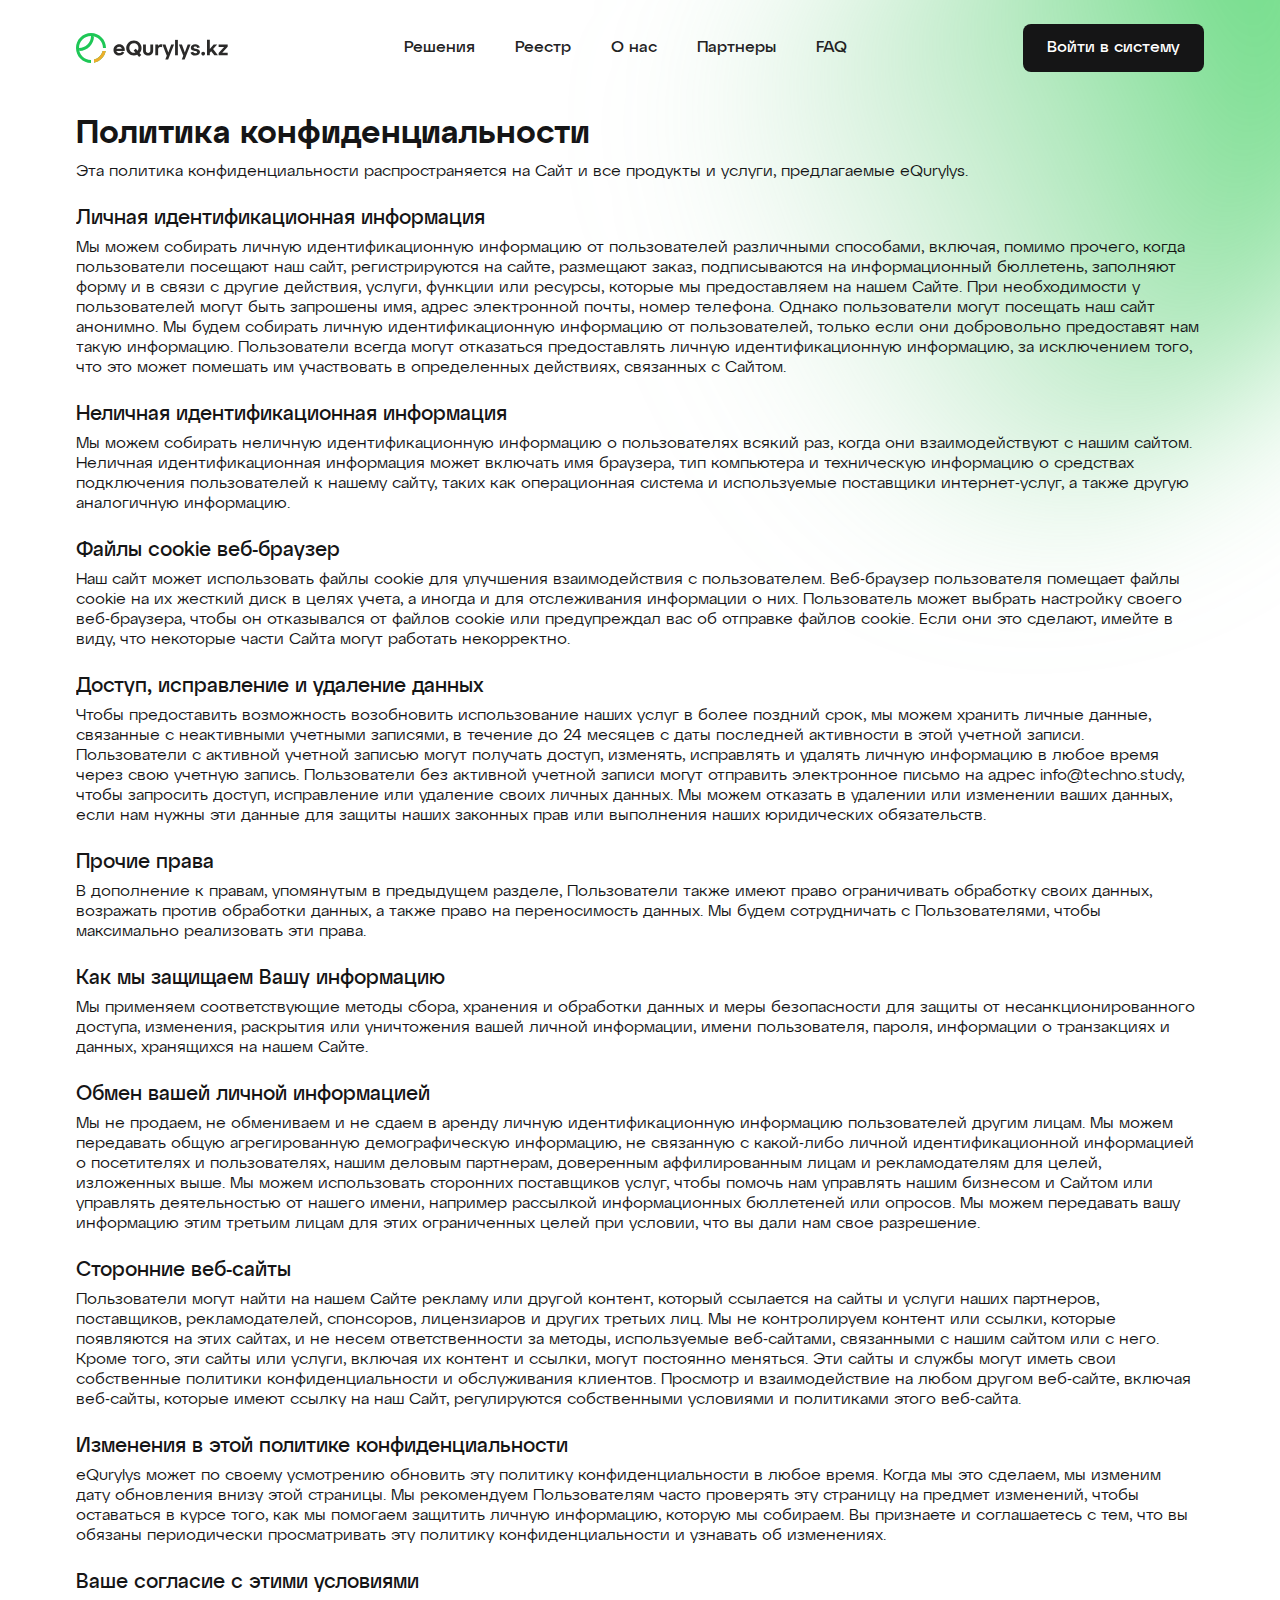
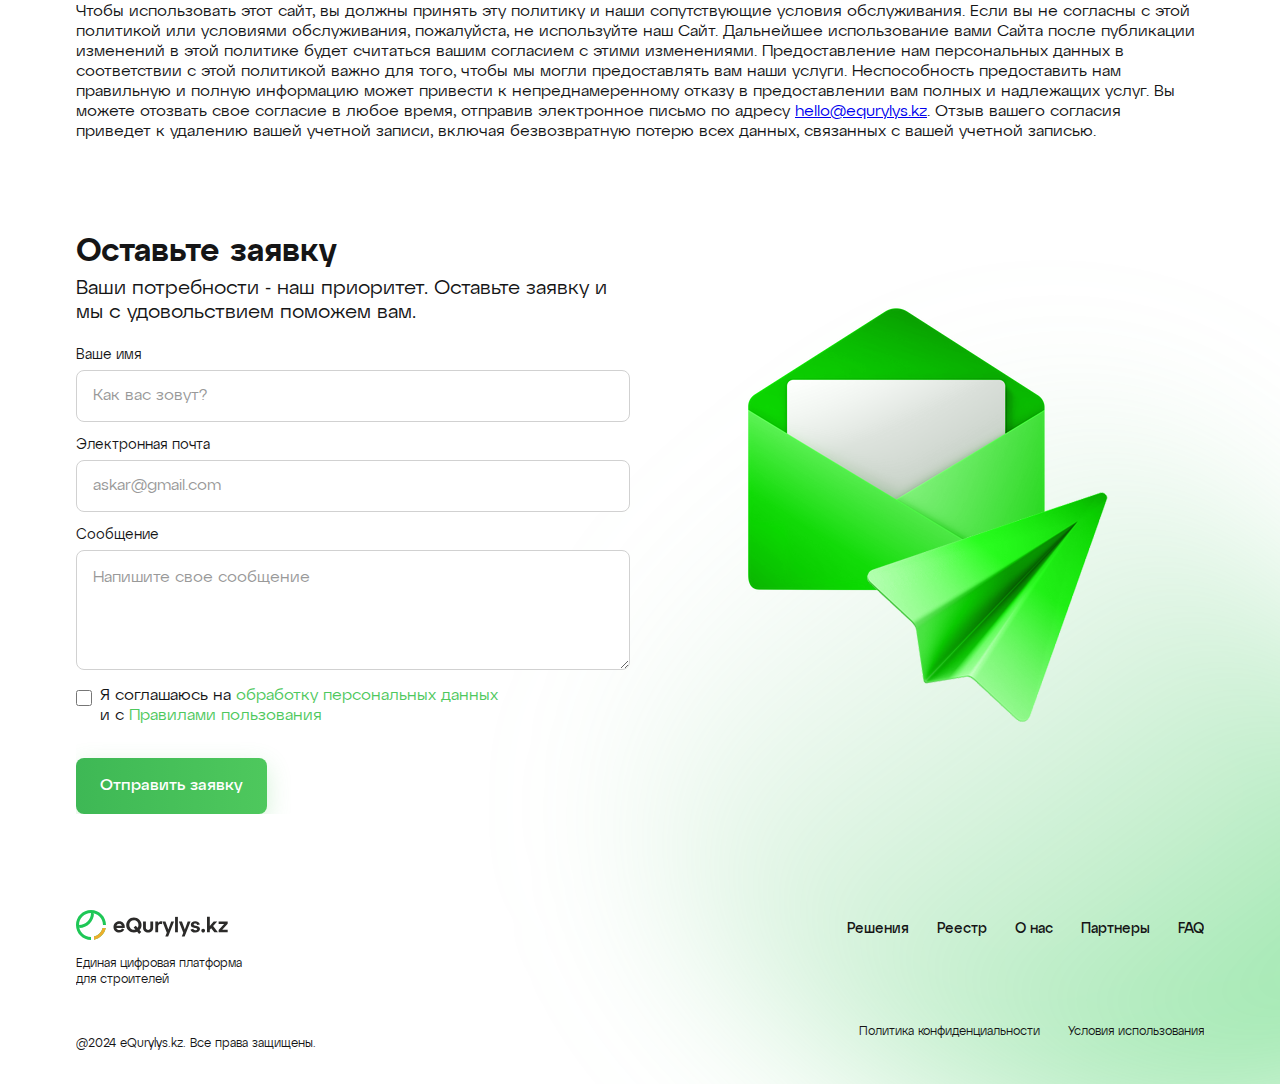
<file: terms-and-conditions.html>
<!DOCTYPE html><!--  Last Published: Wed Jan 10 2024 07:49:44 GMT+0000 (Coordinated Universal Time)  -->
<html data-wf-page="6597eda1e6d008b9e4f0414f" data-wf-site="658d33d5aa58e775731f1b3a">
<head>
  <meta charset="utf-8">
  <title>Условия пользования</title>
  <meta content="Эта политика конфиденциальности распространяется на Сайт и все продукты и услуги, предлагаемые eQurylys." name="description">
  <meta content="Условия пользования" property="og:title">
  <meta content="Эта политика конфиденциальности распространяется на Сайт и все продукты и услуги, предлагаемые eQurylys." property="og:description">
  <meta content="Условия пользования" property="twitter:title">
  <meta content="Эта политика конфиденциальности распространяется на Сайт и все продукты и услуги, предлагаемые eQurylys." property="twitter:description">
  <meta property="og:type" content="website">
  <meta content="summary_large_image" name="twitter:card">
  <meta content="width=device-width, initial-scale=1" name="viewport">
  <link href="css/normalize.css" rel="stylesheet" type="text/css">
  <link href="css/components.css" rel="stylesheet" type="text/css">
  <link href="css/equrylys.css" rel="stylesheet" type="text/css">
  <script type="text/javascript">!function(o,c){var n=c.documentElement,t=" w-mod-";n.className+=t+"js",("ontouchstart"in o||o.DocumentTouch&&c instanceof DocumentTouch)&&(n.className+=t+"touch")}(window,document);</script>
  <link href="images/favicon.ico" rel="shortcut icon" type="image/x-icon">
  <link href="images/webclip.png" rel="apple-touch-icon">
</head>
<body class="body-2">
  <header class="block header">
    <div class="w-layout-blockcontainer container header w-container">
      <a href="#" class="link-block w-inline-block"><img src="images/eq_logo_main.svg" loading="lazy" alt="Logotype of eQurylys.kz company" class="logo"></a>
      <div data-animation="default" data-collapse="small" data-duration="400" data-easing="ease" data-easing2="ease" role="banner" class="menu w-nav">
        <div class="container-menu w-container">
          <nav role="navigation" class="nav-menu w-nav-menu">
            <a href="#solutions" class="menubutton w-nav-link">Решения</a>
            <a href="#reestr" class="menubutton w-nav-link">Реестр</a>
            <a href="#about" class="menubutton w-nav-link">О нас</a>
            <a href="#partners" class="menubutton w-nav-link">Партнеры</a>
            <a href="#faq" class="menubutton w-nav-link">FAQ</a>
            <a href="#" class="menubutton signin w-nav-link">Войти в систему</a>
          </nav>
          <nav class="menu-button-2 w-nav-button">
            <div class="iconburger w-icon-nav-menu"></div>
          </nav>
        </div>
      </div>
      <a href="#" class="btn-black w-button">Войти в систему</a>
    </div>
  </header>
  <section class="block utp">
    <div class="w-layout-blockcontainer container w-container">
      <h2 class="heading-2">Политика конфиденциальности</h2>
      <p class="paragraph">Эта политика конфиденциальности распространяется на Сайт и все продукты и услуги, предлагаемые eQurylys.</p>
      <h3 class="heading-4">Личная идентификационная информация</h3>
      <p class="paragraph">Мы можем собирать личную идентификационную информацию от пользователей различными способами, включая, помимо прочего, когда пользователи посещают наш сайт, регистрируются на сайте, размещают заказ, подписываются на информационный бюллетень, заполняют форму и в связи с другие действия, услуги, функции или ресурсы, которые мы предоставляем на нашем Сайте. При необходимости у пользователей могут быть запрошены имя, адрес электронной почты, номер телефона. Однако пользователи могут посещать наш сайт анонимно. Мы будем собирать личную идентификационную информацию от пользователей, только если они добровольно предоставят нам такую информацию. Пользователи всегда могут отказаться предоставлять личную идентификационную информацию, за исключением того, что это может помешать им участвовать в определенных действиях, связанных с Сайтом.</p>
      <h3 class="heading-4">Неличная идентификационная информация</h3>
      <p class="paragraph">Мы можем собирать неличную идентификационную информацию о пользователях всякий раз, когда они взаимодействуют с нашим сайтом. Неличная идентификационная информация может включать имя браузера, тип компьютера и техническую информацию о средствах подключения пользователей к нашему сайту, таких как операционная система и используемые поставщики интернет-услуг, а также другую аналогичную информацию.</p>
      <h3 class="heading-4">Файлы cookie веб-браузер</h3>
      <p class="paragraph">Наш сайт может использовать файлы cookie для улучшения взаимодействия с пользователем. Веб-браузер пользователя помещает файлы cookie на их жесткий диск в целях учета, а иногда и для отслеживания информации о них. Пользователь может выбрать настройку своего веб-браузера, чтобы он отказывался от файлов cookie или предупреждал вас об отправке файлов cookie. Если они это сделают, имейте в виду, что некоторые части Сайта могут работать некорректно.</p>
      <h3 class="heading-4">Доступ, исправление и удаление данных</h3>
      <p class="paragraph">Чтобы предоставить возможность возобновить использование наших услуг в более поздний срок, мы можем хранить личные данные, связанные с неактивными учетными записями, в течение до 24 месяцев с даты последней активности в этой учетной записи. Пользователи с активной учетной записью могут получать доступ, изменять, исправлять и удалять личную информацию в любое время через свою учетную запись. Пользователи без активной учетной записи могут отправить электронное письмо на адрес info@techno.study, чтобы запросить доступ, исправление или удаление своих личных данных. Мы можем отказать в удалении или изменении ваших данных, если нам нужны эти данные для защиты наших законных прав или выполнения наших юридических обязательств.</p>
      <h3 class="heading-4">Прочие права</h3>
      <p class="paragraph">В дополнение к правам, упомянутым в предыдущем разделе, Пользователи также имеют право ограничивать обработку своих данных, возражать против обработки данных, а также право на переносимость данных. Мы будем сотрудничать с Пользователями, чтобы максимально реализовать эти права.</p>
      <h3 class="heading-4">Как мы защищаем Вашу информацию</h3>
      <p class="paragraph">Мы применяем соответствующие методы сбора, хранения и обработки данных и меры безопасности для защиты от несанкционированного доступа, изменения, раскрытия или уничтожения вашей личной информации, имени пользователя, пароля, информации о транзакциях и данных, хранящихся на нашем Сайте.</p>
      <h3 class="heading-4">Обмен вашей личной информацией</h3>
      <p class="paragraph">Мы не продаем, не обмениваем и не сдаем в аренду личную идентификационную информацию пользователей другим лицам. Мы можем передавать общую агрегированную демографическую информацию, не связанную с какой-либо личной идентификационной информацией о посетителях и пользователях, нашим деловым партнерам, доверенным аффилированным лицам и рекламодателям для целей, изложенных выше. Мы можем использовать сторонних поставщиков услуг, чтобы помочь нам управлять нашим бизнесом и Сайтом или управлять деятельностью от нашего имени, например рассылкой информационных бюллетеней или опросов. Мы можем передавать вашу информацию этим третьим лицам для этих ограниченных целей при условии, что вы дали нам свое разрешение.</p>
      <h3 class="heading-4">Сторонние веб-сайты</h3>
      <p class="paragraph">Пользователи могут найти на нашем Сайте рекламу или другой контент, который ссылается на сайты и услуги наших партнеров, поставщиков, рекламодателей, спонсоров, лицензиаров и других третьих лиц. Мы не контролируем контент или ссылки, которые появляются на этих сайтах, и не несем ответственности за методы, используемые веб-сайтами, связанными с нашим сайтом или с него. Кроме того, эти сайты или услуги, включая их контент и ссылки, могут постоянно меняться. Эти сайты и службы могут иметь свои собственные политики конфиденциальности и обслуживания клиентов. Просмотр и взаимодействие на любом другом веб-сайте, включая веб-сайты, которые имеют ссылку на наш Сайт, регулируются собственными условиями и политиками этого веб-сайта.</p>
      <h3 class="heading-4">Изменения в этой политике конфиденциальности</h3>
      <p class="paragraph">eQurylys может по своему усмотрению обновить эту политику конфиденциальности в любое время. Когда мы это сделаем, мы изменим дату обновления внизу этой страницы. Мы рекомендуем Пользователям часто проверять эту страницу на предмет изменений, чтобы оставаться в курсе того, как мы помогаем защитить личную информацию, которую мы собираем. Вы признаете и соглашаетесь с тем, что вы обязаны периодически просматривать эту политику конфиденциальности и узнавать об изменениях.</p>
      <h3 class="heading-4">Ваше согласие с этими условиями</h3>
      <p class="paragraph">Чтобы использовать этот сайт, вы должны принять эту политику и наши сопутствующие условия обслуживания. Если вы не согласны с этой политикой или условиями обслуживания, пожалуйста, не используйте наш Сайт. Дальнейшее использование вами Сайта после публикации изменений в этой политике будет считаться вашим согласием с этими изменениями. Предоставление нам персональных данных в соответствии с этой политикой важно для того, чтобы мы могли предоставлять вам наши услуги. Неспособность предоставить нам правильную и полную информацию может привести к непреднамеренному отказу в предоставлении вам полных и надлежащих услуг. Вы можете отозвать свое согласие в любое время, отправив электронное письмо по адресу <a href="mailto:hello@equrylys.kz?subject=%D0%92%D0%BE%D0%BF%D1%80%D0%BE%D1%81%20%D0%BA%D0%B0%D1%81%D0%B0%D1%82%D0%B5%D0%BB%D1%8C%D0%BD%D0%BE%20eQurylys">hello@equrylys.kz</a>. Отзыв вашего согласия приведет к удалению вашей учетной записи, включая безвозвратную потерю всех данных, связанных с вашей учетной записью.</p>
    </div>
  </section>
  <div class="w-layout-vflex gradientbox">
    <section class="block form">
      <div class="w-layout-blockcontainer container w-container">
        <div class="columnstwo w-row">
          <div class="clmn-left cta w-col w-col-6">
            <h2 class="blocktitlecta leftalign">Оставьте заявку</h2>
            <div class="text-block-cta leftalign">Ваши потребности - наш приоритет. Оставьте заявку и мы с удовольствием поможем вам.</div>
            <div class="form w-form">
              <form id="wf-form-Zayavka-Form" name="wf-form-Zayavka-Form" data-name="Zayavka Form" redirect="#" data-redirect="#" method="get" data-wf-page-id="6597eda1e6d008b9e4f0414f" data-wf-element-id="34501b0e-f9a6-125a-cffa-bdc0726f0c6c"><label for="Name-3" class="field-label">Ваше имя</label><input class="field w-input" maxlength="256" name="Name" data-name="Name" placeholder="Как вас зовут?" type="text" id="Name-3" required=""><label for="Email-3" class="field-label">Электронная почта</label><input class="field w-input" maxlength="256" name="Email" data-name="Email" placeholder="askar@gmail.com" type="email" id="Email-3" required=""><label for="Text-Area" class="field-label">Cообщение</label><textarea id="Text-Area" name="Text-Area" maxlength="5000" data-name="Text Area" placeholder="Напишите свое сообщение" class="field textarea w-input"></textarea><label class="w-checkbox checkbox-field"><input id="Agree" type="checkbox" name="Agree" data-name="Agree" required="" class="w-checkbox-input checkbox"><span class="checkbox-label w-form-label" for="Agree">Я соглашаюсь на <a href="#" class="link-2">обработку персональных данных</a><br>и с <a href="#" class="link-3">Правилами пользования</a></span></label><input type="submit" data-wait="Отправляем..." class="buttongreen w-button" value="Отправить заявку"></form>
              <div class="formsuccess w-form-done"><img src="images/img-success3d.jpg" loading="lazy" alt="Icon of Success">
                <h3 class="heading-4">Ваша заявка успешно отправлена</h3>
                <div class="paragraph">Проверьте свою почту, туда мы отправили подтверждение</div>
              </div>
              <div class="w-form-fail">
                <div class="paragraph">Упс! Что-то пошло не так. Попробуйте позже...</div>
              </div>
            </div>
          </div>
          <div class="clmn-right faq w-col w-col-6"><img src="images/img-message.png" loading="lazy" alt="Image of Message" height="" class="image"></div>
        </div>
      </div>
    </section>
    <footer class="block footer">
      <div class="w-layout-blockcontainer container w-container">
        <div class="w-layout-hflex footer-row">
          <div class="footer-left"><img src="images/eq_logo_main.svg" loading="lazy" alt="Logotype of eQurylys.kz company" height="30" class="logo">
            <div class="text-block">Единая цифровая платформа<br>для строителей</div>
          </div>
          <div class="menubutton">
            <a href="#solutions" class="linkfooter menu">Решения</a>
            <a href="#tr" class="linkfooter menu">Реестр</a>
            <a href="#about" class="linkfooter menu">О нас</a>
            <a href="#partners" class="linkfooter menu">Партнеры</a>
            <a href="#faq" class="linkfooter menu">FAQ</a>
          </div>
        </div>
        <div class="w-layout-hflex footer-row lastline">
          <div class="footer-left">
            <div class="text-block">@2024 eQurylys.kz. Все права защищены.</div>
          </div>
          <div class="footer-right">
            <a href="#" class="linkfooter">Политика конфиденциальности</a>
            <a href="#" class="linkfooter">Условия использования</a>
          </div>
        </div>
      </div>
    </footer>
  </div>
  <script src="https://d3e54v103j8qbb.cloudfront.net/js/jquery-3.5.1.min.dc5e7f18c8.js?site=658d33d5aa58e775731f1b3a" type="text/javascript" integrity="sha256-9/aliU8dGd2tb6OSsuzixeV4y/faTqgFtohetphbbj0=" crossorigin="anonymous"></script>
  <script src="js/equrylys.js" type="text/javascript"></script>
</body>
</html>
</file>
<file: css/components.css>
@font-face {
  font-family: 'webflow-icons';
  src: url("[data-uri]") format('truetype');
  font-weight: normal;
  font-style: normal;
}
[class^="w-icon-"],
[class*=" w-icon-"] {
  /* use !important to prevent issues with browser extensions that change fonts */
  font-family: 'webflow-icons' !important;
  speak: none;
  font-style: normal;
  font-weight: normal;
  font-variant: normal;
  text-transform: none;
  line-height: 1;
  /* Better Font Rendering =========== */
  -webkit-font-smoothing: antialiased;
  -moz-osx-font-smoothing: grayscale;
}
.w-icon-slider-right:before {
  content: "\e600";
}
.w-icon-slider-left:before {
  content: "\e601";
}
.w-icon-nav-menu:before {
  content: "\e602";
}
.w-icon-arrow-down:before,
.w-icon-dropdown-toggle:before {
  content: "\e603";
}
.w-icon-file-upload-remove:before {
  content: "\e900";
}
.w-icon-file-upload-icon:before {
  content: "\e903";
}
* {
  -webkit-box-sizing: border-box;
  -moz-box-sizing: border-box;
  box-sizing: border-box;
}
html {
  height: 100%;
}
body {
  margin: 0;
  min-height: 100%;
  background-color: #fff;
  font-family: Arial, sans-serif;
  font-size: 14px;
  line-height: 20px;
  color: #333;
}
img {
  max-width: 100%;
  vertical-align: middle;
  display: inline-block;
}
html.w-mod-touch * {
  background-attachment: scroll !important;
}
.w-block {
  display: block;
}
.w-inline-block {
  max-width: 100%;
  display: inline-block;
}
.w-clearfix:before,
.w-clearfix:after {
  content: " ";
  display: table;
  grid-column-start: 1;
  grid-row-start: 1;
  grid-column-end: 2;
  grid-row-end: 2;
}
.w-clearfix:after {
  clear: both;
}
.w-hidden {
  display: none;
}
.w-button {
  display: inline-block;
  padding: 9px 15px;
  background-color: #3898EC;
  color: white;
  border: 0;
  line-height: inherit;
  text-decoration: none;
  cursor: pointer;
  border-radius: 0;
}
input.w-button {
  -webkit-appearance: button;
}
html[data-w-dynpage] [data-w-cloak] {
  color: transparent !important;
}
.w-code-block {
  margin: unset;
}
.w-webflow-badge,
.w-webflow-badge * {
  position: static;
  left: auto;
  top: auto;
  right: auto;
  bottom: auto;
  z-index: auto;
  display: block;
  visibility: visible;
  overflow: visible;
  overflow-x: visible;
  overflow-y: visible;
  box-sizing: border-box;
  width: auto;
  height: auto;
  max-height: none;
  max-width: none;
  min-height: 0;
  min-width: 0;
  margin: 0;
  padding: 0;
  float: none;
  clear: none;
  border: 0 none transparent;
  border-radius: 0;
  background: none;
  background-image: none;
  background-position: 0% 0%;
  background-size: auto auto;
  background-repeat: repeat;
  background-origin: padding-box;
  background-clip: border-box;
  background-attachment: scroll;
  background-color: transparent;
  box-shadow: none;
  opacity: 1;
  transform: none;
  transition: none;
  direction: ltr;
  font-family: inherit;
  font-weight: inherit;
  color: inherit;
  font-size: inherit;
  line-height: inherit;
  font-style: inherit;
  font-variant: inherit;
  text-align: inherit;
  letter-spacing: inherit;
  text-decoration: inherit;
  text-indent: 0;
  text-transform: inherit;
  list-style-type: disc;
  text-shadow: none;
  font-smoothing: auto;
  vertical-align: baseline;
  cursor: inherit;
  white-space: inherit;
  word-break: normal;
  word-spacing: normal;
  word-wrap: normal;
}
.w-webflow-badge {
  position: fixed !important;
  display: inline-block !important;
  visibility: visible !important;
  z-index: 2147483647 !important;
  top: auto !important;
  right: 12px !important;
  bottom: 12px !important;
  left: auto !important;
  color: #aaadb0 !important;
  background-color: #fff !important;
  border-radius: 3px !important;
  padding: 6px !important;
  font-size: 12px !important;
  opacity: 1 !important;
  line-height: 14px !important;
  text-decoration: none !important;
  transform: none !important;
  margin: 0 !important;
  width: auto !important;
  height: auto !important;
  overflow: visible !important;
  white-space: nowrap;
  box-shadow: 0 0 0 1px rgba(0, 0, 0, 0.1), 0px 1px 3px rgba(0, 0, 0, 0.1);
  cursor: pointer;
}
.w-webflow-badge > img {
  display: inline-block !important;
  visibility: visible !important;
  opacity: 1 !important;
  vertical-align: middle !important;
}
h1,
h2,
h3,
h4,
h5,
h6 {
  font-weight: bold;
  margin-bottom: 10px;
}
h1 {
  font-size: 38px;
  line-height: 44px;
  margin-top: 20px;
}
h2 {
  font-size: 32px;
  line-height: 36px;
  margin-top: 20px;
}
h3 {
  font-size: 24px;
  line-height: 30px;
  margin-top: 20px;
}
h4 {
  font-size: 18px;
  line-height: 24px;
  margin-top: 10px;
}
h5 {
  font-size: 14px;
  line-height: 20px;
  margin-top: 10px;
}
h6 {
  font-size: 12px;
  line-height: 18px;
  margin-top: 10px;
}
p {
  margin-top: 0;
  margin-bottom: 10px;
}
blockquote {
  margin: 0 0 10px 0;
  padding: 10px 20px;
  border-left: 5px solid #E2E2E2;
  font-size: 18px;
  line-height: 22px;
}
figure {
  margin: 0;
  margin-bottom: 10px;
}
figcaption {
  margin-top: 5px;
  text-align: center;
}
ul,
ol {
  margin-top: 0px;
  margin-bottom: 10px;
  padding-left: 40px;
}
.w-list-unstyled {
  padding-left: 0;
  list-style: none;
}
.w-embed:before,
.w-embed:after {
  content: " ";
  display: table;
  grid-column-start: 1;
  grid-row-start: 1;
  grid-column-end: 2;
  grid-row-end: 2;
}
.w-embed:after {
  clear: both;
}
.w-video {
  width: 100%;
  position: relative;
  padding: 0;
}
.w-video iframe,
.w-video object,
.w-video embed {
  position: absolute;
  top: 0;
  left: 0;
  width: 100%;
  height: 100%;
  border: none;
}
fieldset {
  padding: 0;
  margin: 0;
  border: 0;
}
button,
[type='button'],
[type='reset'] {
  border: 0;
  cursor: pointer;
  -webkit-appearance: button;
}
.w-form {
  margin: 0 0 15px;
}
.w-form-done {
  display: none;
  padding: 20px;
  text-align: center;
  background-color: #dddddd;
}
.w-form-fail {
  display: none;
  margin-top: 10px;
  padding: 10px;
  background-color: #ffdede;
}
label {
  display: block;
  margin-bottom: 5px;
  font-weight: bold;
}
.w-input,
.w-select {
  display: block;
  width: 100%;
  height: 38px;
  padding: 8px 12px;
  margin-bottom: 10px;
  font-size: 14px;
  line-height: 1.42857143;
  color: #333333;
  vertical-align: middle;
  background-color: #ffffff;
  border: 1px solid #cccccc;
}
.w-input:-moz-placeholder,
.w-select:-moz-placeholder {
  color: #999;
}
.w-input::-moz-placeholder,
.w-select::-moz-placeholder {
  color: #999;
  opacity: 1;
}
.w-input::-webkit-input-placeholder,
.w-select::-webkit-input-placeholder {
  color: #999;
}
.w-input:focus,
.w-select:focus {
  border-color: #3898EC;
  outline: 0;
}
.w-input[disabled],
.w-select[disabled],
.w-input[readonly],
.w-select[readonly],
fieldset[disabled] .w-input,
fieldset[disabled] .w-select {
  cursor: not-allowed;
}
.w-input[disabled]:not(.w-input-disabled),
.w-select[disabled]:not(.w-input-disabled),
.w-input[readonly],
.w-select[readonly],
fieldset[disabled]:not(.w-input-disabled) .w-input,
fieldset[disabled]:not(.w-input-disabled) .w-select {
  background-color: #eeeeee;
}
textarea.w-input,
textarea.w-select {
  height: auto;
}
.w-select {
  background-color: #f3f3f3;
}
.w-select[multiple] {
  height: auto;
}
.w-form-label {
  display: inline-block;
  cursor: pointer;
  font-weight: normal;
  margin-bottom: 0px;
}
.w-radio {
  display: block;
  margin-bottom: 5px;
  padding-left: 20px;
}
.w-radio:before,
.w-radio:after {
  content: " ";
  display: table;
  grid-column-start: 1;
  grid-row-start: 1;
  grid-column-end: 2;
  grid-row-end: 2;
}
.w-radio:after {
  clear: both;
}
.w-radio-input {
  margin: 4px 0 0;
  line-height: normal;
  float: left;
  margin-left: -20px;
}
.w-radio-input {
  margin-top: 3px;
}
.w-file-upload {
  display: block;
  margin-bottom: 10px;
}
.w-file-upload-input {
  width: 0.1px;
  height: 0.1px;
  opacity: 0;
  overflow: hidden;
  position: absolute;
  z-index: -100;
}
.w-file-upload-default,
.w-file-upload-uploading,
.w-file-upload-success {
  display: inline-block;
  color: #333333;
}
.w-file-upload-error {
  display: block;
  margin-top: 10px;
}
.w-file-upload-default.w-hidden,
.w-file-upload-uploading.w-hidden,
.w-file-upload-error.w-hidden,
.w-file-upload-success.w-hidden {
  display: none;
}
.w-file-upload-uploading-btn {
  display: flex;
  font-size: 14px;
  font-weight: normal;
  cursor: pointer;
  margin: 0;
  padding: 8px 12px;
  border: 1px solid #cccccc;
  background-color: #fafafa;
}
.w-file-upload-file {
  display: flex;
  flex-grow: 1;
  justify-content: space-between;
  margin: 0;
  padding: 8px 9px 8px 11px;
  border: 1px solid #cccccc;
  background-color: #fafafa;
}
.w-file-upload-file-name {
  font-size: 14px;
  font-weight: normal;
  display: block;
}
.w-file-remove-link {
  margin-top: 3px;
  margin-left: 10px;
  width: auto;
  height: auto;
  padding: 3px;
  display: block;
  cursor: pointer;
}
.w-icon-file-upload-remove {
  margin: auto;
  font-size: 10px;
}
.w-file-upload-error-msg {
  display: inline-block;
  color: #ea384c;
  padding: 2px 0;
}
.w-file-upload-info {
  display: inline-block;
  line-height: 38px;
  padding: 0 12px;
}
.w-file-upload-label {
  display: inline-block;
  font-size: 14px;
  font-weight: normal;
  cursor: pointer;
  margin: 0;
  padding: 8px 12px;
  border: 1px solid #cccccc;
  background-color: #fafafa;
}
.w-icon-file-upload-icon,
.w-icon-file-upload-uploading {
  display: inline-block;
  margin-right: 8px;
  width: 20px;
}
.w-icon-file-upload-uploading {
  height: 20px;
}
.w-container {
  margin-left: auto;
  margin-right: auto;
  max-width: 940px;
}
.w-container:before,
.w-container:after {
  content: " ";
  display: table;
  grid-column-start: 1;
  grid-row-start: 1;
  grid-column-end: 2;
  grid-row-end: 2;
}
.w-container:after {
  clear: both;
}
.w-container .w-row {
  margin-left: -10px;
  margin-right: -10px;
}
.w-row:before,
.w-row:after {
  content: " ";
  display: table;
  grid-column-start: 1;
  grid-row-start: 1;
  grid-column-end: 2;
  grid-row-end: 2;
}
.w-row:after {
  clear: both;
}
.w-row .w-row {
  margin-left: 0;
  margin-right: 0;
}
.w-col {
  position: relative;
  float: left;
  width: 100%;
  min-height: 1px;
  padding-left: 10px;
  padding-right: 10px;
}
.w-col .w-col {
  padding-left: 0;
  padding-right: 0;
}
.w-col-1 {
  width: 8.33333333%;
}
.w-col-2 {
  width: 16.66666667%;
}
.w-col-3 {
  width: 25%;
}
.w-col-4 {
  width: 33.33333333%;
}
.w-col-5 {
  width: 41.66666667%;
}
.w-col-6 {
  width: 50%;
}
.w-col-7 {
  width: 58.33333333%;
}
.w-col-8 {
  width: 66.66666667%;
}
.w-col-9 {
  width: 75%;
}
.w-col-10 {
  width: 83.33333333%;
}
.w-col-11 {
  width: 91.66666667%;
}
.w-col-12 {
  width: 100%;
}
.w-hidden-main {
  display: none !important;
}
@media screen and (max-width: 991px) {
  .w-container {
    max-width: 728px;
  }
  .w-hidden-main {
    display: inherit !important;
  }
  .w-hidden-medium {
    display: none !important;
  }
  .w-col-medium-1 {
    width: 8.33333333%;
  }
  .w-col-medium-2 {
    width: 16.66666667%;
  }
  .w-col-medium-3 {
    width: 25%;
  }
  .w-col-medium-4 {
    width: 33.33333333%;
  }
  .w-col-medium-5 {
    width: 41.66666667%;
  }
  .w-col-medium-6 {
    width: 50%;
  }
  .w-col-medium-7 {
    width: 58.33333333%;
  }
  .w-col-medium-8 {
    width: 66.66666667%;
  }
  .w-col-medium-9 {
    width: 75%;
  }
  .w-col-medium-10 {
    width: 83.33333333%;
  }
  .w-col-medium-11 {
    width: 91.66666667%;
  }
  .w-col-medium-12 {
    width: 100%;
  }
  .w-col-stack {
    width: 100%;
    left: auto;
    right: auto;
  }
}
@media screen and (max-width: 767px) {
  .w-hidden-main {
    display: inherit !important;
  }
  .w-hidden-medium {
    display: inherit !important;
  }
  .w-hidden-small {
    display: none !important;
  }
  .w-row,
  .w-container .w-row {
    margin-left: 0;
    margin-right: 0;
  }
  .w-col {
    width: 100%;
    left: auto;
    right: auto;
  }
  .w-col-small-1 {
    width: 8.33333333%;
  }
  .w-col-small-2 {
    width: 16.66666667%;
  }
  .w-col-small-3 {
    width: 25%;
  }
  .w-col-small-4 {
    width: 33.33333333%;
  }
  .w-col-small-5 {
    width: 41.66666667%;
  }
  .w-col-small-6 {
    width: 50%;
  }
  .w-col-small-7 {
    width: 58.33333333%;
  }
  .w-col-small-8 {
    width: 66.66666667%;
  }
  .w-col-small-9 {
    width: 75%;
  }
  .w-col-small-10 {
    width: 83.33333333%;
  }
  .w-col-small-11 {
    width: 91.66666667%;
  }
  .w-col-small-12 {
    width: 100%;
  }
}
@media screen and (max-width: 479px) {
  .w-container {
    max-width: none;
  }
  .w-hidden-main {
    display: inherit !important;
  }
  .w-hidden-medium {
    display: inherit !important;
  }
  .w-hidden-small {
    display: inherit !important;
  }
  .w-hidden-tiny {
    display: none !important;
  }
  .w-col {
    width: 100%;
  }
  .w-col-tiny-1 {
    width: 8.33333333%;
  }
  .w-col-tiny-2 {
    width: 16.66666667%;
  }
  .w-col-tiny-3 {
    width: 25%;
  }
  .w-col-tiny-4 {
    width: 33.33333333%;
  }
  .w-col-tiny-5 {
    width: 41.66666667%;
  }
  .w-col-tiny-6 {
    width: 50%;
  }
  .w-col-tiny-7 {
    width: 58.33333333%;
  }
  .w-col-tiny-8 {
    width: 66.66666667%;
  }
  .w-col-tiny-9 {
    width: 75%;
  }
  .w-col-tiny-10 {
    width: 83.33333333%;
  }
  .w-col-tiny-11 {
    width: 91.66666667%;
  }
  .w-col-tiny-12 {
    width: 100%;
  }
}
.w-widget {
  position: relative;
}
.w-widget-map {
  width: 100%;
  height: 400px;
}
.w-widget-map label {
  width: auto;
  display: inline;
}
.w-widget-map img {
  max-width: inherit;
}
.w-widget-map .gm-style-iw {
  text-align: center;
}
.w-widget-map .gm-style-iw > button {
  display: none !important;
}
.w-widget-twitter {
  overflow: hidden;
}
.w-widget-twitter-count-shim {
  display: inline-block;
  vertical-align: top;
  position: relative;
  width: 28px;
  height: 20px;
  text-align: center;
  background: white;
  border: #758696 solid 1px;
  border-radius: 3px;
}
.w-widget-twitter-count-shim * {
  pointer-events: none;
  -webkit-user-select: none;
  -moz-user-select: none;
  -ms-user-select: none;
  user-select: none;
}
.w-widget-twitter-count-shim .w-widget-twitter-count-inner {
  position: relative;
  font-size: 15px;
  line-height: 12px;
  text-align: center;
  color: #999;
  font-family: serif;
}
.w-widget-twitter-count-shim .w-widget-twitter-count-clear {
  position: relative;
  display: block;
}
.w-widget-twitter-count-shim.w--large {
  width: 36px;
  height: 28px;
}
.w-widget-twitter-count-shim.w--large .w-widget-twitter-count-inner {
  font-size: 18px;
  line-height: 18px;
}
.w-widget-twitter-count-shim:not(.w--vertical) {
  margin-left: 5px;
  margin-right: 8px;
}
.w-widget-twitter-count-shim:not(.w--vertical).w--large {
  margin-left: 6px;
}
.w-widget-twitter-count-shim:not(.w--vertical):before,
.w-widget-twitter-count-shim:not(.w--vertical):after {
  top: 50%;
  left: 0;
  border: solid transparent;
  content: ' ';
  height: 0;
  width: 0;
  position: absolute;
  pointer-events: none;
}
.w-widget-twitter-count-shim:not(.w--vertical):before {
  border-color: rgba(117, 134, 150, 0);
  border-right-color: #5d6c7b;
  border-width: 4px;
  margin-left: -9px;
  margin-top: -4px;
}
.w-widget-twitter-count-shim:not(.w--vertical).w--large:before {
  border-width: 5px;
  margin-left: -10px;
  margin-top: -5px;
}
.w-widget-twitter-count-shim:not(.w--vertical):after {
  border-color: rgba(255, 255, 255, 0);
  border-right-color: white;
  border-width: 4px;
  margin-left: -8px;
  margin-top: -4px;
}
.w-widget-twitter-count-shim:not(.w--vertical).w--large:after {
  border-width: 5px;
  margin-left: -9px;
  margin-top: -5px;
}
.w-widget-twitter-count-shim.w--vertical {
  width: 61px;
  height: 33px;
  margin-bottom: 8px;
}
.w-widget-twitter-count-shim.w--vertical:before,
.w-widget-twitter-count-shim.w--vertical:after {
  top: 100%;
  left: 50%;
  border: solid transparent;
  content: ' ';
  height: 0;
  width: 0;
  position: absolute;
  pointer-events: none;
}
.w-widget-twitter-count-shim.w--vertical:before {
  border-color: rgba(117, 134, 150, 0);
  border-top-color: #5d6c7b;
  border-width: 5px;
  margin-left: -5px;
}
.w-widget-twitter-count-shim.w--vertical:after {
  border-color: rgba(255, 255, 255, 0);
  border-top-color: white;
  border-width: 4px;
  margin-left: -4px;
}
.w-widget-twitter-count-shim.w--vertical .w-widget-twitter-count-inner {
  font-size: 18px;
  line-height: 22px;
}
.w-widget-twitter-count-shim.w--vertical.w--large {
  width: 76px;
}
.w-background-video {
  position: relative;
  overflow: hidden;
  height: 500px;
  color: white;
}
.w-background-video > video {
  background-size: cover;
  background-position: 50% 50%;
  position: absolute;
  margin: auto;
  width: 100%;
  height: 100%;
  right: -100%;
  bottom: -100%;
  top: -100%;
  left: -100%;
  object-fit: cover;
  z-index: -100;
}
.w-background-video > video::-webkit-media-controls-start-playback-button {
  display: none !important;
  -webkit-appearance: none;
}
.w-background-video--control {
  position: absolute;
  bottom: 1em;
  right: 1em;
  background-color: transparent;
  padding: 0;
}
.w-background-video--control > [hidden] {
  display: none !important;
}
.w-slider {
  position: relative;
  height: 300px;
  text-align: center;
  background: #dddddd;
  clear: both;
  -webkit-tap-highlight-color: rgba(0, 0, 0, 0);
  tap-highlight-color: rgba(0, 0, 0, 0);
}
.w-slider-mask {
  position: relative;
  display: block;
  overflow: hidden;
  z-index: 1;
  left: 0;
  right: 0;
  height: 100%;
  white-space: nowrap;
}
.w-slide {
  position: relative;
  display: inline-block;
  vertical-align: top;
  width: 100%;
  height: 100%;
  white-space: normal;
  text-align: left;
}
.w-slider-nav {
  position: absolute;
  z-index: 2;
  top: auto;
  right: 0;
  bottom: 0;
  left: 0;
  margin: auto;
  padding-top: 10px;
  height: 40px;
  text-align: center;
  -webkit-tap-highlight-color: rgba(0, 0, 0, 0);
  tap-highlight-color: rgba(0, 0, 0, 0);
}
.w-slider-nav.w-round > div {
  border-radius: 100%;
}
.w-slider-nav.w-num > div {
  width: auto;
  height: auto;
  padding: 0.2em 0.5em;
  font-size: inherit;
  line-height: inherit;
}
.w-slider-nav.w-shadow > div {
  box-shadow: 0 0 3px rgba(51, 51, 51, 0.4);
}
.w-slider-nav-invert {
  color: #fff;
}
.w-slider-nav-invert > div {
  background-color: rgba(34, 34, 34, 0.4);
}
.w-slider-nav-invert > div.w-active {
  background-color: #222;
}
.w-slider-dot {
  position: relative;
  display: inline-block;
  width: 1em;
  height: 1em;
  background-color: rgba(255, 255, 255, 0.4);
  cursor: pointer;
  margin: 0 3px 0.5em;
  transition: background-color 100ms, color 100ms;
}
.w-slider-dot.w-active {
  background-color: #fff;
}
.w-slider-dot:focus {
  outline: none;
  box-shadow: 0px 0px 0px 2px #fff;
}
.w-slider-dot:focus.w-active {
  box-shadow: none;
}
.w-slider-arrow-left,
.w-slider-arrow-right {
  position: absolute;
  width: 80px;
  top: 0;
  right: 0;
  bottom: 0;
  left: 0;
  margin: auto;
  cursor: pointer;
  overflow: hidden;
  color: white;
  font-size: 40px;
  -webkit-tap-highlight-color: rgba(0, 0, 0, 0);
  tap-highlight-color: rgba(0, 0, 0, 0);
  -webkit-user-select: none;
  -moz-user-select: none;
  -ms-user-select: none;
  user-select: none;
}
.w-slider-arrow-left [class^='w-icon-'],
.w-slider-arrow-right [class^='w-icon-'],
.w-slider-arrow-left [class*=' w-icon-'],
.w-slider-arrow-right [class*=' w-icon-'] {
  position: absolute;
}
.w-slider-arrow-left:focus,
.w-slider-arrow-right:focus {
  outline: 0;
}
.w-slider-arrow-left {
  z-index: 3;
  right: auto;
}
.w-slider-arrow-right {
  z-index: 4;
  left: auto;
}
.w-icon-slider-left,
.w-icon-slider-right {
  top: 0;
  right: 0;
  bottom: 0;
  left: 0;
  margin: auto;
  width: 1em;
  height: 1em;
}
.w-slider-aria-label {
  border: 0;
  clip: rect(0 0 0 0);
  height: 1px;
  margin: -1px;
  overflow: hidden;
  padding: 0;
  position: absolute;
  width: 1px;
}
.w-slider-force-show {
  display: block !important;
}
.w-dropdown {
  display: inline-block;
  position: relative;
  text-align: left;
  margin-left: auto;
  margin-right: auto;
  z-index: 900;
}
.w-dropdown-btn,
.w-dropdown-toggle,
.w-dropdown-link {
  position: relative;
  vertical-align: top;
  text-decoration: none;
  color: #222222;
  padding: 20px;
  text-align: left;
  margin-left: auto;
  margin-right: auto;
  white-space: nowrap;
}
.w-dropdown-toggle {
  -webkit-user-select: none;
  -moz-user-select: none;
  -ms-user-select: none;
  user-select: none;
  display: inline-block;
  cursor: pointer;
  padding-right: 40px;
}
.w-dropdown-toggle:focus {
  outline: 0;
}
.w-icon-dropdown-toggle {
  position: absolute;
  top: 0;
  right: 0;
  bottom: 0;
  margin: auto;
  margin-right: 20px;
  width: 1em;
  height: 1em;
}
.w-dropdown-list {
  position: absolute;
  background: #dddddd;
  display: none;
  min-width: 100%;
}
.w-dropdown-list.w--open {
  display: block;
}
.w-dropdown-link {
  padding: 10px 20px;
  display: block;
  color: #222222;
}
.w-dropdown-link.w--current {
  color: #0082f3;
}
.w-dropdown-link:focus {
  outline: 0;
}
@media screen and (max-width: 767px) {
  .w-nav-brand {
    padding-left: 10px;
  }
}
/**
 * ## Note
 * Safari (on both iOS and OS X) does not handle viewport units (vh, vw) well.
 * For example percentage units do not work on descendants of elements that
 * have any dimensions expressed in viewport units. It also doesn’t handle them at
 * all in `calc()`.
 */
/**
 * Wrapper around all lightbox elements
 *
 * 1. Since the lightbox can receive focus, IE also gives it an outline.
 * 2. Fixes flickering on Chrome when a transition is in progress
 *    underneath the lightbox.
 */
.w-lightbox-backdrop {
  cursor: auto;
  font-style: normal;
  letter-spacing: normal;
  list-style: disc;
  text-indent: 0;
  text-shadow: none;
  text-transform: none;
  visibility: visible;
  white-space: normal;
  word-break: normal;
  word-spacing: normal;
  word-wrap: normal;
  position: fixed;
  top: 0;
  right: 0;
  bottom: 0;
  left: 0;
  color: #fff;
  font-family: "Helvetica Neue", Helvetica, Ubuntu, "Segoe UI", Verdana, sans-serif;
  font-size: 17px;
  line-height: 1.2;
  font-weight: 300;
  text-align: center;
  background: rgba(0, 0, 0, 0.9);
  z-index: 2000;
  outline: 0;
  /* 1 */
  opacity: 0;
  -webkit-user-select: none;
  -moz-user-select: none;
  -webkit-tap-highlight-color: transparent;
  -webkit-transform: translate(0, 0);
  /* 2 */
}
/**
 * Neat trick to bind the rubberband effect to our canvas instead of the whole
 * document on iOS. It also prevents a bug that causes the document underneath to scroll.
 */
.w-lightbox-backdrop,
.w-lightbox-container {
  height: 100%;
  overflow: auto;
  -webkit-overflow-scrolling: touch;
}
.w-lightbox-content {
  position: relative;
  height: 100vh;
  overflow: hidden;
}
.w-lightbox-view {
  position: absolute;
  width: 100vw;
  height: 100vh;
  opacity: 0;
}
.w-lightbox-view:before {
  content: "";
  height: 100vh;
}
/* .w-lightbox-content */
.w-lightbox-group,
.w-lightbox-group .w-lightbox-view,
.w-lightbox-group .w-lightbox-view:before {
  height: 86vh;
}
.w-lightbox-frame,
.w-lightbox-view:before {
  display: inline-block;
  vertical-align: middle;
}
/*
 * 1. Remove default margin set by user-agent on the <figure> element.
 */
.w-lightbox-figure {
  position: relative;
  margin: 0;
  /* 1 */
}
.w-lightbox-group .w-lightbox-figure {
  cursor: pointer;
}
/**
 * IE adds image dimensions as width and height attributes on the IMG tag,
 * but we need both width and height to be set to auto to enable scaling.
 */
.w-lightbox-img {
  width: auto;
  height: auto;
  max-width: none;
}
/**
 * 1. Reset if style is set by user on "All Images"
 */
.w-lightbox-image {
  display: block;
  float: none;
  /* 1 */
  max-width: 100vw;
  max-height: 100vh;
}
.w-lightbox-group .w-lightbox-image {
  max-height: 86vh;
}
.w-lightbox-caption {
  position: absolute;
  right: 0;
  bottom: 0;
  left: 0;
  padding: 0.5em 1em;
  background: rgba(0, 0, 0, 0.4);
  text-align: left;
  text-overflow: ellipsis;
  white-space: nowrap;
  overflow: hidden;
}
.w-lightbox-embed {
  position: absolute;
  top: 0;
  right: 0;
  bottom: 0;
  left: 0;
  width: 100%;
  height: 100%;
}
.w-lightbox-control {
  position: absolute;
  top: 0;
  width: 4em;
  background-size: 24px;
  background-repeat: no-repeat;
  background-position: center;
  cursor: pointer;
  -webkit-transition: all 0.3s;
  transition: all 0.3s;
}
.w-lightbox-left {
  display: none;
  bottom: 0;
  left: 0;
  /* <svg xmlns="http://www.w3.org/2000/svg" viewBox="-20 0 24 40" width="24" height="40"><g transform="rotate(45)"><path d="m0 0h5v23h23v5h-28z" opacity=".4"/><path d="m1 1h3v23h23v3h-26z" fill="#fff"/></g></svg> */
  background-image: url("[data-uri]");
}
.w-lightbox-right {
  display: none;
  right: 0;
  bottom: 0;
  /* <svg xmlns="http://www.w3.org/2000/svg" viewBox="-4 0 24 40" width="24" height="40"><g transform="rotate(45)"><path d="m0-0h28v28h-5v-23h-23z" opacity=".4"/><path d="m1 1h26v26h-3v-23h-23z" fill="#fff"/></g></svg> */
  background-image: url("[data-uri]");
}
/*
 * Without specifying the with and height inside the SVG, all versions of IE render the icon too small.
 * The bug does not seem to manifest itself if the elements are tall enough such as the above arrows.
 * (http://stackoverflow.com/questions/16092114/background-size-differs-in-internet-explorer)
 */
.w-lightbox-close {
  right: 0;
  height: 2.6em;
  /* <svg xmlns="http://www.w3.org/2000/svg" viewBox="-4 0 18 17" width="18" height="17"><g transform="rotate(45)"><path d="m0 0h7v-7h5v7h7v5h-7v7h-5v-7h-7z" opacity=".4"/><path d="m1 1h7v-7h3v7h7v3h-7v7h-3v-7h-7z" fill="#fff"/></g></svg> */
  background-image: url("[data-uri]");
  background-size: 18px;
}
/**
 * 1. All IE versions add extra space at the bottom without this.
 */
.w-lightbox-strip {
  position: absolute;
  bottom: 0;
  left: 0;
  right: 0;
  padding: 0 1vh;
  line-height: 0;
  /* 1 */
  white-space: nowrap;
  overflow-x: auto;
  overflow-y: hidden;
}
/*
 * 1. We use content-box to avoid having to do `width: calc(10vh + 2vw)`
 *    which doesn’t work in Safari anyway.
 * 2. Chrome renders images pixelated when switching to GPU. Making sure
 *    the parent is also rendered on the GPU (by setting translate3d for
 *    example) fixes this behavior.
 */
.w-lightbox-item {
  display: inline-block;
  width: 10vh;
  padding: 2vh 1vh;
  box-sizing: content-box;
  /* 1 */
  cursor: pointer;
  -webkit-transform: translate3d(0, 0, 0);
  /* 2 */
}
.w-lightbox-active {
  opacity: 0.3;
}
.w-lightbox-thumbnail {
  position: relative;
  height: 10vh;
  background: #222;
  overflow: hidden;
}
.w-lightbox-thumbnail-image {
  position: absolute;
  top: 0;
  left: 0;
}
.w-lightbox-thumbnail .w-lightbox-tall {
  top: 50%;
  width: 100%;
  -webkit-transform: translate(0, -50%);
  transform: translate(0, -50%);
}
.w-lightbox-thumbnail .w-lightbox-wide {
  left: 50%;
  height: 100%;
  -webkit-transform: translate(-50%, 0);
  transform: translate(-50%, 0);
}
/*
 * Spinner
 *
 * Absolute pixel values are used to avoid rounding errors that would cause
 * the white spinning element to be misaligned with the track.
 */
.w-lightbox-spinner {
  position: absolute;
  top: 50%;
  left: 50%;
  box-sizing: border-box;
  width: 40px;
  height: 40px;
  margin-top: -20px;
  margin-left: -20px;
  border: 5px solid rgba(0, 0, 0, 0.4);
  border-radius: 50%;
  -webkit-animation: spin 0.8s infinite linear;
  animation: spin 0.8s infinite linear;
}
.w-lightbox-spinner:after {
  content: "";
  position: absolute;
  top: -4px;
  right: -4px;
  bottom: -4px;
  left: -4px;
  border: 3px solid transparent;
  border-bottom-color: #fff;
  border-radius: 50%;
}
/*
 * Utility classes
 */
.w-lightbox-hide {
  display: none;
}
.w-lightbox-noscroll {
  overflow: hidden;
}
@media (min-width: 768px) {
  .w-lightbox-content {
    height: 96vh;
    margin-top: 2vh;
  }
  .w-lightbox-view,
  .w-lightbox-view:before {
    height: 96vh;
  }
  /* .w-lightbox-content */
  .w-lightbox-group,
  .w-lightbox-group .w-lightbox-view,
  .w-lightbox-group .w-lightbox-view:before {
    height: 84vh;
  }
  .w-lightbox-image {
    max-width: 96vw;
    max-height: 96vh;
  }
  .w-lightbox-group .w-lightbox-image {
    max-width: 82.3vw;
    max-height: 84vh;
  }
  .w-lightbox-left,
  .w-lightbox-right {
    display: block;
    opacity: 0.5;
  }
  .w-lightbox-close {
    opacity: 0.8;
  }
  .w-lightbox-control:hover {
    opacity: 1;
  }
}
.w-lightbox-inactive,
.w-lightbox-inactive:hover {
  opacity: 0;
}
.w-richtext:before,
.w-richtext:after {
  content: " ";
  display: table;
  grid-column-start: 1;
  grid-row-start: 1;
  grid-column-end: 2;
  grid-row-end: 2;
}
.w-richtext:after {
  clear: both;
}
.w-richtext[contenteditable="true"]:before,
.w-richtext[contenteditable="true"]:after {
  white-space: initial;
}
.w-richtext ol,
.w-richtext ul {
  overflow: hidden;
}
.w-richtext .w-richtext-figure-selected.w-richtext-figure-type-video div:after,
.w-richtext .w-richtext-figure-selected[data-rt-type="video"] div:after {
  outline: 2px solid #2895f7;
}
.w-richtext .w-richtext-figure-selected.w-richtext-figure-type-image div,
.w-richtext .w-richtext-figure-selected[data-rt-type="image"] div {
  outline: 2px solid #2895f7;
}
.w-richtext figure.w-richtext-figure-type-video > div:after,
.w-richtext figure[data-rt-type="video"] > div:after {
  content: '';
  position: absolute;
  display: none;
  left: 0;
  top: 0;
  right: 0;
  bottom: 0;
}
.w-richtext figure {
  position: relative;
  max-width: 60%;
}
.w-richtext figure > div:before {
  cursor: default!important;
}
.w-richtext figure img {
  width: 100%;
}
.w-richtext figure figcaption.w-richtext-figcaption-placeholder {
  opacity: 0.6;
}
.w-richtext figure div {
  /* fix incorrectly sized selection border in the data manager */
  font-size: 0px;
  color: transparent;
}
.w-richtext figure.w-richtext-figure-type-image,
.w-richtext figure[data-rt-type="image"] {
  display: table;
}
.w-richtext figure.w-richtext-figure-type-image > div,
.w-richtext figure[data-rt-type="image"] > div {
  display: inline-block;
}
.w-richtext figure.w-richtext-figure-type-image > figcaption,
.w-richtext figure[data-rt-type="image"] > figcaption {
  display: table-caption;
  caption-side: bottom;
}
.w-richtext figure.w-richtext-figure-type-video,
.w-richtext figure[data-rt-type="video"] {
  width: 60%;
  height: 0;
}
.w-richtext figure.w-richtext-figure-type-video iframe,
.w-richtext figure[data-rt-type="video"] iframe {
  position: absolute;
  top: 0;
  left: 0;
  width: 100%;
  height: 100%;
}
.w-richtext figure.w-richtext-figure-type-video > div,
.w-richtext figure[data-rt-type="video"] > div {
  width: 100%;
}
.w-richtext figure.w-richtext-align-center {
  margin-right: auto;
  margin-left: auto;
  clear: both;
}
.w-richtext figure.w-richtext-align-center.w-richtext-figure-type-image > div,
.w-richtext figure.w-richtext-align-center[data-rt-type="image"] > div {
  max-width: 100%;
}
.w-richtext figure.w-richtext-align-normal {
  clear: both;
}
.w-richtext figure.w-richtext-align-fullwidth {
  width: 100%;
  max-width: 100%;
  text-align: center;
  clear: both;
  display: block;
  margin-right: auto;
  margin-left: auto;
}
.w-richtext figure.w-richtext-align-fullwidth > div {
  display: inline-block;
  /* padding-bottom is used for aspect ratios in video figures
      we want the div to inherit that so hover/selection borders in the designer-canvas
      fit right*/
  padding-bottom: inherit;
}
.w-richtext figure.w-richtext-align-fullwidth > figcaption {
  display: block;
}
.w-richtext figure.w-richtext-align-floatleft {
  float: left;
  margin-right: 15px;
  clear: none;
}
.w-richtext figure.w-richtext-align-floatright {
  float: right;
  margin-left: 15px;
  clear: none;
}
.w-nav {
  position: relative;
  background: #dddddd;
  z-index: 1000;
}
.w-nav:before,
.w-nav:after {
  content: " ";
  display: table;
  grid-column-start: 1;
  grid-row-start: 1;
  grid-column-end: 2;
  grid-row-end: 2;
}
.w-nav:after {
  clear: both;
}
.w-nav-brand {
  position: relative;
  float: left;
  text-decoration: none;
  color: #333333;
}
.w-nav-link {
  position: relative;
  display: inline-block;
  vertical-align: top;
  text-decoration: none;
  color: #222222;
  padding: 20px;
  text-align: left;
  margin-left: auto;
  margin-right: auto;
}
.w-nav-link.w--current {
  color: #0082f3;
}
.w-nav-menu {
  position: relative;
  float: right;
}
[data-nav-menu-open] {
  display: block !important;
  position: absolute;
  top: 100%;
  left: 0;
  right: 0;
  background: #C8C8C8;
  text-align: center;
  overflow: visible;
  min-width: 200px;
}
.w--nav-link-open {
  display: block;
  position: relative;
}
.w-nav-overlay {
  position: absolute;
  overflow: hidden;
  display: none;
  top: 100%;
  left: 0;
  right: 0;
  width: 100%;
}
.w-nav-overlay [data-nav-menu-open] {
  top: 0;
}
.w-nav[data-animation="over-left"] .w-nav-overlay {
  width: auto;
}
.w-nav[data-animation="over-left"] .w-nav-overlay,
.w-nav[data-animation="over-left"] [data-nav-menu-open] {
  right: auto;
  z-index: 1;
  top: 0;
}
.w-nav[data-animation="over-right"] .w-nav-overlay {
  width: auto;
}
.w-nav[data-animation="over-right"] .w-nav-overlay,
.w-nav[data-animation="over-right"] [data-nav-menu-open] {
  left: auto;
  z-index: 1;
  top: 0;
}
.w-nav-button {
  position: relative;
  float: right;
  padding: 18px;
  font-size: 24px;
  display: none;
  cursor: pointer;
  -webkit-tap-highlight-color: rgba(0, 0, 0, 0);
  tap-highlight-color: rgba(0, 0, 0, 0);
  -webkit-user-select: none;
  -moz-user-select: none;
  -ms-user-select: none;
  user-select: none;
}
.w-nav-button:focus {
  outline: 0;
}
.w-nav-button.w--open {
  background-color: #C8C8C8;
  color: white;
}
.w-nav[data-collapse="all"] .w-nav-menu {
  display: none;
}
.w-nav[data-collapse="all"] .w-nav-button {
  display: block;
}
.w--nav-dropdown-open {
  display: block;
}
.w--nav-dropdown-toggle-open {
  display: block;
}
.w--nav-dropdown-list-open {
  position: static;
}
@media screen and (max-width: 991px) {
  .w-nav[data-collapse="medium"] .w-nav-menu {
    display: none;
  }
  .w-nav[data-collapse="medium"] .w-nav-button {
    display: block;
  }
}
@media screen and (max-width: 767px) {
  .w-nav[data-collapse="small"] .w-nav-menu {
    display: none;
  }
  .w-nav[data-collapse="small"] .w-nav-button {
    display: block;
  }
  .w-nav-brand {
    padding-left: 10px;
  }
}
@media screen and (max-width: 479px) {
  .w-nav[data-collapse="tiny"] .w-nav-menu {
    display: none;
  }
  .w-nav[data-collapse="tiny"] .w-nav-button {
    display: block;
  }
}
.w-tabs {
  position: relative;
}
.w-tabs:before,
.w-tabs:after {
  content: " ";
  display: table;
  grid-column-start: 1;
  grid-row-start: 1;
  grid-column-end: 2;
  grid-row-end: 2;
}
.w-tabs:after {
  clear: both;
}
.w-tab-menu {
  position: relative;
}
.w-tab-link {
  position: relative;
  display: inline-block;
  vertical-align: top;
  text-decoration: none;
  padding: 9px 30px;
  text-align: left;
  cursor: pointer;
  color: #222222;
  background-color: #dddddd;
}
.w-tab-link.w--current {
  background-color: #C8C8C8;
}
.w-tab-link:focus {
  outline: 0;
}
.w-tab-content {
  position: relative;
  display: block;
  overflow: hidden;
}
.w-tab-pane {
  position: relative;
  display: none;
}
.w--tab-active {
  display: block;
}
@media screen and (max-width: 479px) {
  .w-tab-link {
    display: block;
  }
}
.w-ix-emptyfix:after {
  content: "";
}
@keyframes spin {
  0% {
    transform: rotate(0deg);
  }
  100% {
    transform: rotate(360deg);
  }
}
.w-dyn-empty {
  padding: 10px;
  background-color: #dddddd;
}
.w-dyn-hide {
  display: none !important;
}
.w-dyn-bind-empty {
  display: none !important;
}
.w-condition-invisible {
  display: none !important;
}
.wf-layout-layout {
  display: grid;
}
</file>
<file: css/equrylys.css>
:root {
  --eq-bakcground: #fbfbfb;
  --eq-text: #151516;
  --eq-white: white;
  --eq-darkgreen: #3eb855;
  --eq-green: #4ec85d;
  --h1-title: "eQurylys SemiBold", sans-serif;
  --eq-orange: #eead2b;
  --eq-border: #d1d1d1;
  --untitled-ui--gray50-2\<deleted\|variable-8a511359\>: #f9fafb;
  --eq-orangelight: #fff5e1;
}

.w-checkbox {
  margin-bottom: 5px;
  padding-left: 20px;
  display: block;
}

.w-checkbox:before {
  content: " ";
  grid-area: 1 / 1 / 2 / 2;
  display: table;
}

.w-checkbox:after {
  content: " ";
  clear: both;
  grid-area: 1 / 1 / 2 / 2;
  display: table;
}

.w-checkbox-input {
  float: left;
  margin: 4px 0 0 -20px;
  line-height: normal;
}

.w-checkbox-input--inputType-custom {
  width: 12px;
  height: 12px;
  border: 1px solid #ccc;
  border-radius: 2px;
}

.w-checkbox-input--inputType-custom.w--redirected-checked {
  background-color: #3898ec;
  background-image: url('https://d3e54v103j8qbb.cloudfront.net/static/custom-checkbox-checkmark.589d534424.svg');
  background-position: 50%;
  background-repeat: no-repeat;
  background-size: cover;
  border-color: #3898ec;
}

.w-checkbox-input--inputType-custom.w--redirected-focus {
  box-shadow: 0 0 3px 1px #3898ec;
}

.w-layout-blockcontainer {
  max-width: 940px;
  margin-left: auto;
  margin-right: auto;
  display: block;
}

.w-layout-grid {
  grid-row-gap: 16px;
  grid-column-gap: 16px;
  grid-template-rows: auto auto;
  grid-template-columns: 1fr 1fr;
  grid-auto-columns: 1fr;
  display: grid;
}

.w-layout-hflex {
  flex-direction: row;
  align-items: flex-start;
  display: flex;
}

.w-layout-vflex {
  flex-direction: column;
  align-items: flex-start;
  display: flex;
}

@media screen and (max-width: 991px) {
  .w-layout-blockcontainer {
    max-width: 728px;
  }
}

@media screen and (max-width: 767px) {
  .w-layout-blockcontainer {
    max-width: none;
  }
}

.block {
  z-index: 3;
  width: 100%;
  max-width: 100%;
  clear: both;
  text-align: center;
  flex-direction: row;
  justify-content: space-around;
  align-items: center;
  display: flex;
  position: static;
  top: auto;
}

.block.header {
  width: auto;
  height: auto;
  max-width: 100%;
  flex-direction: row;
  justify-content: space-around;
  padding-top: 24px;
  padding-bottom: 24px;
  display: flex;
}

.block.utp {
  height: auto;
  max-width: 100%;
  text-align: left;
  justify-content: space-between;
  align-items: flex-start;
  padding-top: 0;
  padding-bottom: 0;
}

.block.utp._404 {
  height: 80vh;
  align-items: center;
}

.block.problems {
  padding-top: 40px;
  padding-bottom: 40px;
}

.block.solutions {
  height: auto;
  padding-top: 64px;
  padding-bottom: 64px;
}

.block.database {
  background-color: var(--eq-bakcground);
  padding-top: 64px;
  padding-bottom: 64px;
}

.block.about, .block.team {
  padding-top: 64px;
  padding-bottom: 64px;
}

.block.partners {
  background-color: var(--eq-bakcground);
  padding-top: 64px;
  padding-bottom: 64px;
}

.block.testimonials {
  margin-top: 0;
  padding-top: 64px;
  padding-bottom: 64px;
}

.block.chat {
  background-color: var(--eq-bakcground);
  padding-top: 64px;
  padding-bottom: 64px;
}

.block.faq {
  padding-top: 64px;
  padding-bottom: 64px;
}

.block.form {
  max-width: none;
  text-align: left;
  justify-content: space-around;
  margin-top: 0;
  padding-top: 64px;
  padding-bottom: 64px;
  display: block;
}

.block.footer {
  text-align: left;
}

.body {
  text-align: left;
  object-fit: fill;
  background-image: url('../images/gradient-1.svg');
  background-position: 100% 0;
  background-repeat: no-repeat;
  background-size: auto;
  background-attachment: scroll;
}

.image {
  flex: 0 auto;
}

.image.partner {
  margin-bottom: 16px;
}

.image.team {
  border-radius: 16px;
}

.image.chat {
  height: 350px;
}

.image._404 {
  margin-bottom: 8px;
}

.header {
  width: 1128px;
  max-width: 1128px;
  object-fit: fill;
  flex-direction: row;
  justify-content: space-between;
  align-items: center;
  margin-left: 0;
  margin-right: 0;
  display: flex;
}

.logo {
  flex: 0 auto;
  order: -1;
}

.menu {
  background-color: rgba(221, 221, 221, 0);
}

.nav-menu {
  color: var(--eq-text);
  align-items: center;
  font-family: eQurylys Medium, sans-serif;
  font-size: 16px;
  font-weight: 500;
  line-height: 16px;
  display: flex;
}

.btn-black {
  background-color: var(--eq-text);
  color: var(--eq-white);
  border-radius: 8px;
  order: 1;
  padding: 12px 24px;
  font-family: eQurylys Medium, sans-serif;
  font-size: 16px;
  line-height: 24px;
}

.btn-black:hover {
  background-color: var(--eq-darkgreen);
  font-weight: 500;
}

.btn-black:active {
  background-color: var(--eq-green);
}

.utp {
  max-width: 1128px;
}

.heading {
  font-family: var(--h1-title);
  color: var(--eq-text);
  margin-bottom: 16px;
  font-size: 72px;
  font-weight: 600;
  line-height: 72px;
}

.text-span {
  color: var(--eq-green);
}

.subutp {
  width: 85%;
  font-family: eQurylys Regular, sans-serif;
  font-size: 20px;
  line-height: 24px;
}

.rightcolumn {
  text-align: right;
  position: relative;
}

.columnsutp {
  height: 620px;
  align-items: center;
  display: flex;
}

.container {
  width: 100%;
  max-width: 1128px;
  padding-bottom: 0;
  overflow: hidden;
}

.container.header {
  justify-content: space-between;
}

.container._404 {
  text-align: center;
  flex-direction: column;
  align-items: center;
  display: flex;
}

.blocktitlecta {
  color: var(--eq-text);
  text-align: center;
  margin-bottom: 8px;
  font-family: eQurylys SemiBold, sans-serif;
  font-size: 32px;
  font-weight: 600;
  line-height: 32px;
}

.blocktitlecta.db {
  text-align: left;
}

.blocktitlecta.leftalign {
  text-align: left;
  justify-content: flex-start;
  align-items: center;
  display: block;
}

.text-block-cta {
  color: var(--eq-text);
  text-align: center;
  margin-bottom: 24px;
  font-family: eQurylys Regular, sans-serif;
  font-size: 20px;
  line-height: 24px;
}

.text-block-cta.leftalign {
  text-align: left;
  font-family: eQurylys Regular, sans-serif;
  line-height: 24px;
}

.text-block-cta.leftalign.testimonial {
  font-size: 16px;
}

.column-1 {
  text-align: center;
}

.heading-4 {
  color: var(--eq-text);
  margin-top: 24px;
  margin-bottom: 8px;
  font-family: eQurylys Medium, sans-serif;
  font-size: 20px;
  font-weight: 500;
  line-height: 24px;
}

.heading-4.team {
  margin-top: 0;
  margin-left: 24px;
  margin-right: 24px;
  padding-left: 0;
  padding-right: 0;
}

.heading-4.faq {
  text-align: left;
  white-space: pre-wrap;
  word-break: normal;
  flex-wrap: nowrap;
  margin-top: 0;
  margin-bottom: 0;
  line-height: 24px;
}

.heading-4._404 {
  margin-bottom: 24px;
}

.paragraph {
  color: var(--eq-text);
  white-space: break-spaces;
  word-break: normal;
  overflow-wrap: normal;
  font-family: eQurylys Regular, sans-serif;
  font-size: 16px;
  text-decoration: none;
}

.paragraph.team {
  margin-left: 24px;
  margin-right: 24px;
}

.paragraph.small {
  font-size: 14px;
  line-height: 14px;
}

.paragraph.faq {
  padding: 0;
  line-height: 24px;
}

.columnsproblems {
  margin-top: 72px;
  margin-bottom: 0;
}

.column-2, .column-3 {
  text-align: center;
}

.gridsolutions {
  grid-column-gap: 24px;
  grid-row-gap: 24px;
  text-align: left;
  grid-template-rows: auto auto;
  grid-template-areas: "."
                       ".";
  justify-content: stretch;
  padding-top: 40px;
}

.gridcell {
  background-color: #e8f6ed;
  border-radius: 16px;
  padding: 40px 24px;
}

.columnstwo {
  align-items: center;
  display: flex;
}

.columnstwo.faq {
  align-items: flex-start;
}

.buttongreen {
  background-image: linear-gradient(to right, var(--eq-darkgreen), var(--eq-green));
  text-align: center;
  cursor: pointer;
  object-fit: fill;
  border-radius: 8px;
  flex-flow: row;
  justify-content: center;
  align-items: center;
  padding: 16px 24px;
  font-family: eQurylys Medium, sans-serif;
  font-size: 16px;
  font-weight: 500;
  line-height: 24px;
  text-decoration: none;
  display: flex;
  box-shadow: 0 8px 24px rgba(78, 200, 93, .24);
}

.buttongreen:hover {
  background-color: var(--eq-green);
  background-image: none;
}

.buttongreen.chat {
  width: auto;
  object-fit: fill;
  display: flex;
}

.buttongreen.wide {
  width: 100%;
  text-align: center;
  justify-content: center;
  align-items: center;
}

.text-link {
  color: var(--eq-white);
  flex-direction: row;
  text-decoration: none;
  display: block;
}

.clmn-right {
  text-align: right;
  flex: 0 auto;
  order: 0;
}

.clmn-right.faq {
  text-align: center;
}

.clmn-left {
  flex-direction: column;
  flex: 0 auto;
  justify-content: center;
  align-items: flex-start;
  display: flex;
}

.clmn-left.cta {
  align-items: stretch;
}

.div {
  text-align: left;
  margin-right: 40px;
}

.heading-5 {
  color: var(--eq-orange);
  font-family: eQurylys SemiBold, sans-serif;
  font-weight: 500;
  line-height: 32px;
}

.flex {
  grid-column-gap: 0px;
  grid-row-gap: 0px;
  justify-content: flex-start;
  align-items: center;
  display: flex;
}

.flex.partners {
  grid-column-gap: 16px;
  justify-content: space-between;
  padding-top: 56px;
}

.heading-6 {
  color: var(--eq-orange);
  font-family: eQurylys SemiBold, sans-serif;
  line-height: 32px;
}

.heading-6.name {
  color: var(--eq-text);
  margin-bottom: 8px;
  font-family: eQurylys Medium, sans-serif;
  font-size: 16px;
  line-height: 16px;
}

.navdots {
  height: 32px;
  cursor: pointer;
  position: absolute;
  top: auto;
  bottom: 0%;
  left: 0%;
  right: auto;
}

.arrow {
  width: 3rem;
  height: 3rem;
  border: 1px solid var(--eq-border);
  color: var(--eq-darkgreen);
  background-color: #fff;
  border-radius: 100%;
  justify-content: center;
  align-items: center;
  transition: all .3s;
  display: flex;
  top: auto;
  bottom: 0%;
  left: auto;
  right: 0%;
}

.arrow:hover {
  background-color: var(--untitled-ui--gray50-2\<deleted\|variable-8a511359\>);
}

.arrow.left {
  border-color: var(--eq-border);
  color: var(--eq-green);
  right: 4rem;
}

.teamimg {
  width: 100%;
  height: 100%;
  object-fit: cover;
  border-top-left-radius: 16px;
  border-top-right-radius: 16px;
  position: absolute;
  top: 0%;
  bottom: 0%;
  left: 0%;
  right: 0%;
}

.team-imageholder {
  width: 100%;
  margin-bottom: 24px;
  padding-top: 100%;
  position: relative;
  overflow: hidden;
}

.member {
  border-radius: 16px;
  flex-direction: column;
  align-items: stretch;
  padding-bottom: 24px;
  display: flex;
}

.teammember {
  background-color: var(--eq-bakcground);
  -webkit-text-fill-color: inherit;
  background-clip: border-box;
  border-radius: 16px;
  margin-right: 24px;
}

.teamall {
  width: 25%;
  background-color: var(--eq-bakcground);
  margin-bottom: 16px;
  overflow: visible;
}

.teamslider {
  height: auto;
  background-color: rgba(0, 0, 0, 0);
  margin-top: 72px;
  padding-bottom: 60px;
  position: relative;
}

.partner {
  text-align: center;
}

.avatar {
  width: 48px;
  height: 48px;
  min-height: 48px;
  min-width: 48px;
  object-fit: cover;
  border-radius: 100%;
}

.clientimage {
  margin-right: .75rem;
}

.client {
  text-align: left;
  align-items: center;
  margin-top: auto;
  display: flex;
}

.testimonialbg {
  width: 100%;
  grid-column-gap: 1.5rem;
  grid-row-gap: 1.5rem;
  background-color: var(--eq-bakcground);
  border-radius: 16px;
  flex-direction: column;
  justify-content: space-between;
  align-items: flex-start;
  padding: 24px;
  display: flex;
}

.testimonial {
  padding-right: 24px;
}

.testimonialsall {
  width: 33.33%;
  overflow: visible;
}

.testimonials {
  height: auto;
  background-color: rgba(0, 0, 0, 0);
  margin-top: 4rem;
  padding-bottom: 5rem;
  position: relative;
}

.answer {
  background-color: var(--eq-white);
  padding: 24px;
  position: static;
  overflow: hidden;
}

.answer.text {
  padding: 0;
}

.question {
  width: 100%;
  cursor: pointer;
  margin-bottom: 16px;
  display: block;
  overflow: visible;
}

.icon {
  margin-left: 24px;
  margin-right: 0;
}

.toggle {
  background-color: var(--eq-orangelight);
  border-radius: 16px;
  flex-wrap: nowrap;
  justify-content: space-between;
  align-items: center;
  padding: 24px;
  display: flex;
}

.buttonbordered {
  border: 1px solid var(--eq-green);
  background-color: var(--eq-white);
  color: var(--eq-green);
  cursor: pointer;
  border-radius: 8px;
  padding: 16px 24px;
  font-family: eQurylys Medium, sans-serif;
  font-size: 16px;
  font-weight: 500;
  line-height: 24px;
}

.buttonbordered:hover {
  background-color: var(--eq-green);
  color: var(--eq-white);
}

.buttonbordered:active {
  background-color: var(--eq-darkgreen);
}

.form {
  margin-top: 0;
  margin-bottom: 0;
}

.field-label {
  color: var(--eq-text);
  margin-bottom: 8px;
  font-family: eQurylys Regular, sans-serif;
  font-weight: 400;
  line-height: 14px;
}

.field {
  height: 52px;
  border: 1px solid var(--eq-border);
  color: var(--eq-text);
  border-radius: 8px;
  margin-bottom: 16px;
  padding: 16px;
  font-family: eQurylys Regular, sans-serif;
  font-size: 16px;
}

.field:focus-visible {
  border-color: var(--eq-green);
}

.field[data-wf-focus-visible] {
  border-color: var(--eq-green);
}

.field.message {
  height: 80px;
  display: block;
}

.field.textarea {
  height: 120px;
}

.checkbox-field {
  color: var(--eq-text);
  margin-top: 16px;
  margin-bottom: 32px;
  font-family: eQurylys Regular, sans-serif;
}

.checkbox {
  width: 16px;
  height: 16px;
  border: 1px solid var(--eq-border);
  -webkit-text-stroke-color: var(--eq-border);
  margin-right: 8px;
}

.checkbox:active {
  border-color: var(--eq-green);
}

.checkbox-label {
  font-size: 16px;
  font-weight: 400;
}

.footer-left {
  width: 280px;
  flex-direction: column;
  align-items: flex-start;
  display: flex;
}

.text-block {
  color: var(--eq-text);
  margin-top: 16px;
  font-family: eQurylys Regular, sans-serif;
  font-size: 12px;
  line-height: 16px;
}

.footer-row {
  justify-content: space-between;
  margin-top: 32px;
  margin-bottom: 32px;
}

.menubutton {
  padding-top: 8px;
  padding-bottom: 8px;
  text-decoration: none;
}

.menubutton:hover {
  color: var(--eq-green);
}

.menubutton:focus {
  color: var(--eq-darkgreen);
}

.menubutton.signin {
  background-color: var(--eq-text);
  color: var(--eq-white);
  border-radius: 8px;
  padding: 16px 24px;
  display: none;
}

.linkfooter {
  color: var(--eq-text);
  margin-left: 24px;
  font-family: eQurylys Regular, sans-serif;
  font-size: 12px;
  line-height: 12px;
  text-decoration: none;
}

.linkfooter:hover {
  color: var(--eq-green);
}

.linkfooter.menu {
  font-family: eQurylys Medium, sans-serif;
  font-size: 14px;
}

.gradientbox {
  background-image: url('../images/gradient2.svg');
  background-position: 100% 100%;
  background-repeat: no-repeat;
  background-size: auto;
  background-attachment: scroll;
  position: static;
}

.link-block {
  cursor: pointer;
  order: -1;
}

.link-2, .link-3 {
  color: var(--eq-green);
  cursor: pointer;
  font-weight: 400;
  text-decoration: none;
}

.link-4 {
  text-decoration: none;
}

.popup {
  z-index: 999;
  opacity: 0;
  background-color: rgba(0, 0, 0, .8);
  flex-direction: column;
  justify-content: center;
  align-items: center;
  display: none;
  position: fixed;
  top: 0%;
  bottom: 0%;
  left: 0%;
  right: 0%;
}

.popup-close {
  float: right;
  clear: both;
  position: static;
  top: 2%;
  bottom: auto;
  left: auto;
  right: 2%;
}

.popup-bg {
  max-width: 550px;
  background-color: var(--eq-white);
  border-radius: 16px;
  padding: 32px;
}

.headingpopup {
  margin-top: 0;
  margin-bottom: 8px;
  font-family: eQurylys Medium, sans-serif;
  font-weight: 500;
  line-height: 32px;
}

.image-2 {
  float: right;
}

.formsuccess {
  background-color: var(--eq-white);
}

.body-2 {
  background-image: url('../images/gradient-1.svg');
  background-position: 100% 0;
  background-repeat: no-repeat;
  background-size: auto;
}

.heading-2 {
  color: var(--eq-text);
  font-family: eQurylys SemiBold, sans-serif;
  font-weight: 600;
}

@media screen and (max-width: 991px) {
  .block {
    padding-left: 24px;
    padding-right: 24px;
  }

  .utp {
    align-self: center;
  }

  .heading {
    text-align: center;
    font-family: eQurylys SemiBold, sans-serif;
    font-size: 56px;
    line-height: 56px;
  }

  .subutp {
    width: 80%;
    text-align: center;
  }

  .rightcolumn {
    text-align: center;
    flex-direction: row;
    order: 0;
    justify-content: center;
    align-self: center;
    margin-top: 40px;
    margin-bottom: 40px;
    position: relative;
  }

  .columnsutp {
    height: auto;
    clear: none;
    flex-flow: column;
    justify-content: flex-start;
    align-items: center;
    display: flex;
    position: static;
  }

  .leftcolumn {
    flex-direction: column;
    align-self: auto;
    align-items: center;
    display: flex;
    position: static;
  }

  .blocktitlecta.leftalign {
    margin-top: 0;
  }

  .text-block-cta.leftalign {
    font-size: 16px;
    font-weight: 400;
    line-height: 20px;
  }

  .columnstwo {
    align-items: center;
  }

  .columnstwo.faq {
    margin-left: 0;
    margin-right: 0;
    padding-left: 24px;
    padding-right: 24px;
  }

  .columnstwo.chat {
    align-items: center;
  }

  .buttongreen.w--current {
    width: 40%;
  }

  .div {
    margin-right: 24px;
    display: block;
  }

  .flex {
    justify-content: flex-start;
  }

  .flex.partners {
    grid-row-gap: 16px;
    flex-wrap: wrap;
    align-content: center;
    justify-content: center;
    padding-top: 40px;
  }

  .teamall {
    width: 50%;
  }

  .teamslider {
    padding-left: 0;
    padding-right: 0;
  }

  .testimonialsall {
    width: 50%;
  }

  .testimonials {
    padding-left: 0;
    padding-right: 0;
  }

  .checkbox-field {
    margin-top: 0;
    display: flex;
  }

  .menubutton {
    padding: 8px;
    font-size: 14px;
  }

  .menubutton:hover {
    color: var(--eq-green);
  }
}

@media screen and (max-width: 767px) {
  .header {
    flex: 0 auto;
    justify-content: space-between;
    display: flex;
  }

  .menu {
    width: 90%;
    aspect-ratio: auto;
    order: 1;
    position: absolute;
    overflow: visible;
  }

  .nav-menu {
    z-index: 1;
    width: 100%;
    aspect-ratio: auto;
    background-color: var(--eq-white);
    text-align: right;
    align-items: flex-start;
    display: block;
    position: absolute;
  }

  .btn-black {
    order: -1;
    display: none;
  }

  .subutp {
    width: 100%;
  }

  .columnsutp {
    height: auto;
  }

  .blocktitlecta.leftalign {
    text-align: center;
  }

  .text-block-cta.leftalign {
    text-align: center;
    font-size: 20px;
    line-height: 24px;
  }

  .column-1 {
    margin-bottom: 40px;
  }

  .paragraph {
    margin-bottom: 0;
  }

  .column-2 {
    margin-bottom: 40px;
  }

  .gridsolutions {
    grid-auto-flow: row;
    align-content: stretch;
    justify-content: stretch;
    justify-items: stretch;
    padding-top: 0;
    display: block;
  }

  .gridcell {
    grid-column-gap: 16px;
    grid-row-gap: 16px;
    grid-template-rows: auto auto;
    grid-template-columns: 1fr 1fr;
    grid-auto-columns: 1fr;
    justify-content: space-between;
    align-items: flex-start;
    margin-bottom: 24px;
    padding-top: 24px;
    padding-bottom: 24px;
    display: block;
  }

  .columnstwo {
    flex-direction: column;
    justify-content: flex-start;
    display: flex;
  }

  .columnstwo.about {
    flex-direction: column-reverse;
    justify-content: space-around;
    align-items: center;
  }

  .buttongreen.w--current {
    width: 50%;
  }

  .clmn-right {
    text-align: center;
  }

  .clmn-left {
    flex-direction: column;
    justify-content: center;
    align-items: center;
    margin-bottom: 40px;
  }

  .clmn-left.cta {
    padding-left: 0;
    padding-right: 0;
  }

  .flex {
    flex-direction: row;
    justify-content: center;
  }

  .arrow.left {
    right: 3.5rem;
  }

  .team-imageholder {
    height: 100%;
  }

  .teammember {
    margin-right: 1.5rem;
  }

  .teamall {
    width: 75%;
  }

  .teamslider {
    margin-top: 3rem;
  }

  .clientimage {
    margin-bottom: 1rem;
    margin-right: 0;
  }

  .client {
    width: 100%;
    flex-direction: column;
    align-items: flex-start;
  }

  .testimonialbg {
    padding: 1.5rem;
  }

  .testimonial {
    padding-right: 1.5rem;
  }

  .testimonialsall {
    width: 80%;
  }

  .testimonials {
    margin-top: 3rem;
  }

  .footer-left {
    width: 34%;
  }

  .footer-row {
    width: 100%;
    flex-wrap: nowrap;
    align-content: center;
  }

  .footer-right {
    width: 100%;
    text-align: right;
  }

  .menubutton {
    text-align: left;
    padding: 24px;
  }

  .menubutton.signin {
    cursor: pointer;
    flex-direction: row;
    justify-content: center;
    margin: 16px;
    display: flex;
  }

  .menubutton.signin:hover {
    background-color: var(--eq-green);
    color: var(--eq-white);
  }

  .linkfooter {
    margin-left: 8px;
  }

  .linkfooter.menu {
    margin-left: 16px;
  }

  .menu-button-2 {
    background-color: rgba(105, 83, 83, 0);
  }

  .menu-button-2.w--open {
    z-index: 99;
    background-color: var(--eq-white);
    color: var(--eq-text);
    display: block;
    position: relative;
  }

  .iconburger {
    color: var(--eq-text);
  }

  .container-menu {
    flex-direction: row;
    justify-content: flex-end;
    align-items: flex-start;
  }
}

@media screen and (max-width: 479px) {
  .block {
    padding-left: 16px;
    padding-right: 16px;
  }

  .image.chat {
    width: 100%;
    height: 100%;
  }

  .header {
    flex-direction: row;
    justify-content: space-between;
    display: flex;
  }

  .logo {
    width: 100%;
    margin-right: auto;
    display: block;
  }

  .menu {
    z-index: 1;
    width: 90%;
    flex-direction: row;
    justify-content: space-between;
    align-items: stretch;
    display: block;
    position: absolute;
  }

  .nav-menu {
    z-index: 1;
    background-color: var(--eq-white);
    display: block;
  }

  .btn-black {
    display: none;
  }

  .heading {
    margin-top: 0;
    font-size: 35px;
    line-height: 41px;
  }

  .subutp {
    color: var(--eq-text);
    font-size: 16px;
    line-height: 20px;
  }

  .columnsutp {
    height: auto;
  }

  .blocktitlecta {
    font-size: 24px;
    line-height: 28px;
  }

  .text-block-cta {
    font-size: 16px;
    line-height: 20px;
  }

  .text-block-cta.leftalign {
    text-align: center;
    font-size: 16px;
    line-height: 20px;
  }

  .text-block-cta.leftalign.testimonial {
    text-align: left;
    padding-right: 0;
  }

  .heading-4.faq {
    font-size: 16px;
    line-height: 20px;
  }

  .paragraph.small {
    line-height: 20px;
  }

  .columnsproblems {
    margin-top: 40px;
  }

  .gridcell {
    margin-bottom: 16px;
    padding: 16px;
  }

  .columnstwo.faq {
    padding-left: 16px;
    padding-right: 16px;
  }

  .buttongreen {
    width: 100%;
    text-align: center;
    justify-content: center;
  }

  .buttongreen.w--current {
    width: 100%;
  }

  .clmn-right, .clmn-left.cta {
    padding-left: 0;
    padding-right: 0;
  }

  .div {
    align-self: flex-start;
  }

  .heading-5, .heading-6 {
    font-size: 24px;
    font-weight: 600;
    line-height: 24px;
  }

  .teamall {
    width: 80%;
  }

  .partner {
    margin-bottom: 8px;
  }

  .testimonialbg {
    padding: 16px;
  }

  .testimonial {
    padding-right: 16px;
  }

  .testimonialsall {
    width: 95%;
  }

  .testimonials {
    margin-top: 40px;
    padding-bottom: 80px;
    padding-left: 0;
    padding-right: 0;
  }

  .buttonbordered {
    text-align: center;
    align-self: stretch;
  }

  .footer-left {
    width: 100%;
    align-items: center;
  }

  .text-block {
    width: 100%;
    text-align: center;
    margin-bottom: 16px;
  }

  .footer-row {
    flex-direction: column;
    align-items: center;
  }

  .footer-right {
    clear: left;
    grid-column-gap: 16px;
    grid-row-gap: 16px;
    text-align: center;
    flex-direction: column;
    justify-content: space-between;
    display: flex;
  }

  .menubutton {
    clear: left;
    text-align: left;
    cursor: pointer;
    flex-flow: row;
    align-content: space-between;
    justify-content: space-between;
    align-items: center;
    padding: 16px;
    display: flex;
  }

  .menubutton.signin {
    cursor: pointer;
  }

  .menubutton.signin:hover {
    background-color: var(--eq-green);
    color: var(--eq-white);
  }

  .linkfooter {
    cursor: pointer;
    margin-left: 0;
  }

  .linkfooter.menu {
    width: auto;
    flex-direction: row;
    order: 0;
    justify-content: center;
    align-self: auto;
    margin-left: 0;
    padding-bottom: 0;
    padding-left: 4px;
    padding-right: 4px;
    font-weight: 500;
    line-height: 14px;
    display: block;
    position: relative;
  }

  .link-block {
    order: -1;
  }

  .heading-2 {
    font-size: 24px;
    line-height: 28px;
  }
}

#w-node-_73834944-94b9-5dd4-f0de-ca93e3d3553a-731f1b40, #w-node-_96c30ff8-f3b8-d06f-1e8e-d5eddf177603-731f1b40, #w-node-_9244da66-dcaf-99bb-6410-172cedf49b8a-731f1b40, #w-node-_7331ea8e-dd4b-e923-ee7c-54c5e6b0359a-731f1b40 {
  grid-area: span 1 / span 1 / span 1 / span 1;
}


@font-face {
  font-family: 'eQurylys Regular';
  src: url('../fonts/AtypDisplay-Regular.woff2') format('woff2'), url('../fonts/AtypDisplay-Regular.eot') format('embedded-opentype'), url('../fonts/AtypDisplay-Regular.woff') format('woff'), url('../fonts/AtypDisplay-Regular.ttf') format('truetype');
  font-weight: 400;
  font-style: normal;
  font-display: swap;
}
@font-face {
  font-family: 'eQurylys Bold';
  src: url('../fonts/AtypDisplay-Bold.woff2') format('woff2'), url('../fonts/AtypDisplay-Bold.eot') format('embedded-opentype'), url('../fonts/AtypDisplay-Bold.ttf') format('truetype');
  font-weight: 700;
  font-style: normal;
  font-display: swap;
}
@font-face {
  font-family: 'eQurylys Medium';
  src: url('../fonts/AtypDisplay-Medium.woff2') format('woff2'), url('../fonts/AtypDisplay-Medium.eot') format('embedded-opentype'), url('../fonts/AtypDisplay-Medium.woff') format('woff'), url('../fonts/AtypDisplay-Medium.ttf') format('truetype');
  font-weight: 500;
  font-style: normal;
  font-display: swap;
}
@font-face {
  font-family: 'eQurylys SemiBold';
  src: url('../fonts/AtypDisplay-Semibold.eot') format('embedded-opentype'), url('../fonts/AtypDisplay-Semibold.woff') format('woff');
  font-weight: 600;
  font-style: normal;
  font-display: swap;
}
@font-face {
  font-family: 'eQurylys Semibold';
  src: url('../fonts/AtypDisplay-Semibold.ttf') format('truetype');
  font-weight: 600;
  font-style: normal;
  font-display: swap;
}
</file>
